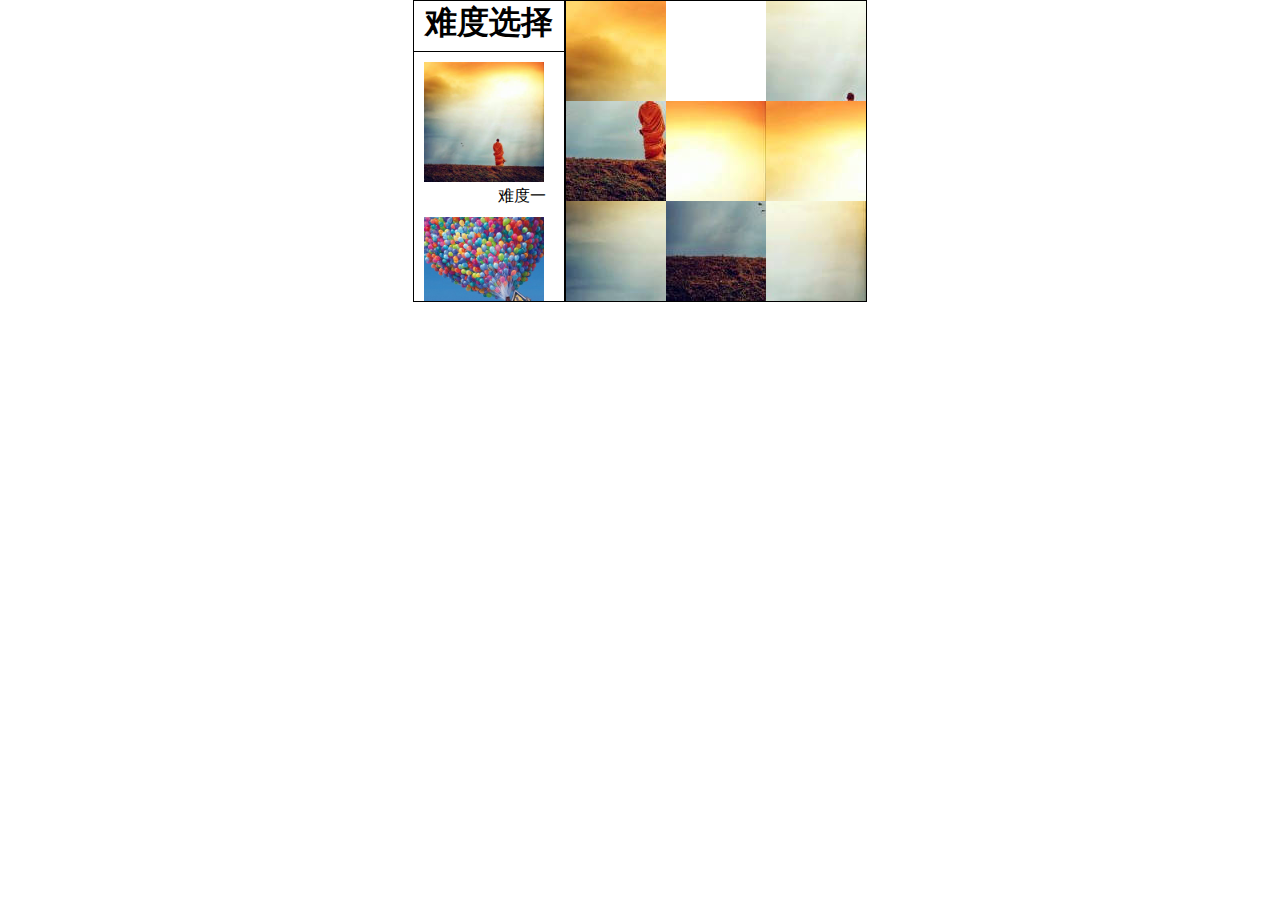
<file: 1.picture_puzzle/index.html>
<!DOCTYPE html>
<html lang="en">

<head>
    <meta charset="UTF-8">
    <meta http-equiv="X-UA-Compatible" content="IE=edge">
    <meta name="viewport" content="width=device-width, initial-scale=1.0">
    <title>Document</title>
</head>
<style>
    * {
        margin: 0;
        padding: 0;
    }

    .main {
        display: flex;
        justify-content: center;
        align-items: flex-start
    }

    .box {
        width: 150px;
        height: 300px;
        border: 1px solid;
        overflow: hidden;
    }

    .title {
        height: 50px;
        text-align: center;
        font-size: 2em;
        font-weight: bold;
        border-bottom: 1px solid;
    }

    .menu {
        width: 150px;
        height: 250px;
        overflow-y: scroll;
    }

    img {
        width: 120px;
        padding-top: 10px;
        padding-left: 10px;
        height: 120px;
    }

    p {
        margin-left: 84px;
        margin-top: 2;
    }

    canvas {
        border: 1px solid;
    }
</style>

<body>
    <div class="main">
        <div class="box">
            <div class="title">难度选择</div>
            <div class="menu">
                <div class="menu_content" id="img1">
                    <img src="img/pic01.jpg" alt="" />
                    <p>难度一</p>
                </div>
                <div class="menu_content" id="img2">
                    <img src="img/pic02.jpg" alt="" />
                    <p>难度二</p>
                </div>
                <div class="menu_content" id="img3">
                    <img src="img/pic03.jpg" alt="" />
                    <p>难度三</p>
                </div>

            </div>
        </div>
        <canvas id="canvas"></canvas>
    </div>

</body>
<script>
    let index = 1  //背景图片
    let imgUrl  //背景图片url
    let size = 300  //画布大小
    let cnt = 3  //行列个数
    let w  //方块尺寸
    let complexity = 100  //复杂度（初始化时混合次数）
    let num = []  //方块矩阵
    let space  //空白
    let canvas
    let ctx

    startGame()

    function startGame() {
        canvas = document.getElementById('canvas')
        ctx = canvas.getContext('2d')
        canvas.width = size
        canvas.height = size
        handleBgSelect()
        main()
    }
    
    //绑定点击事件
    function handleBgSelect() {
        document.getElementById("img1").addEventListener("click", (e) => {
            index = 1
            cnt = 3
            main()
        })
        document.getElementById("img2").addEventListener("click", (e) => {
            index = 2
            cnt = 4
            main()
        })
        document.getElementById("img3").addEventListener("click", (e) => {
            index = 3
            cnt = 5
            main()
        })
    }

    function main() {
        // 清理画布
        ctx.clearRect(0, 0, size, size)
        initParam()
        rand()
        drawImage()
    }
    //初始化参数
    function initParam() {
        //方块尺寸
        w = size / cnt
        //初始化位置矩阵
        num = []
        for (let i = 0; i < cnt; i++) {
            let row = []
            for (let j = 0; j < cnt; j++) {
                row.push(i * 10 + j)
            }
            num.push(row)
        }
        //空白位置（最后一行最后一列）
        space = num[cnt - 1][cnt - 1]

        imgUrl = "img/pic0" + index + ".jpg";
    }
    //绘制方块及空白块
    function drawImage() {
        let bgImg = new Image();
        bgImg.src = imgUrl

        bgImg.onload = function () {
            ctx.clearRect(0, 0, canvas.width, canvas.height)
            for (let i = 0; i < cnt; i++) {
                for (let j = 0; j < cnt; j++) {
                    if (num[i][j] !== space) {
                        let row = parseInt(num[i][j] / 10)
                        let col = num[i][j] % 10;
                        ctx.drawImage(bgImg, col * w, row * w, w, w, j * w, i * w, w, w)
                    }
                }
            }
        }
    }

    //随机方块位置
    function rand() {
        let row = cnt - 1
        let col = cnt - 1
        //随机打乱顺序{{complexity}}次
        for (let i = 0; i < complexity; i++) {
            let dir = Math.floor(Math.random() * 4)
            if (dir === 0) {
                if (row !== 0) {
                    num[row][col] = num[row - 1][col]
                    num[row - 1][col] = space
                    row -= 1
                }
            }
            if (dir === 1) {
                if (row !== cnt - 1) {
                    num[row][col] = num[row + 1][col]
                    num[row + 1][col] = space
                    row += 1
                }
            }
            if (dir === 2) {
                if (col !== 0) {
                    num[row][col] = num[row][col - 1]
                    num[row][col - 1] = space
                    col -= 1
                }
            }
            if (dir === 3) {
                if (col !== cnt - 1) {
                    num[row][col] = num[row][col + 1]
                    num[row][col + 1] = space
                    col += 1
                }
            }
        }
    }

    //监听点击事件
    canvas.onclick = function (e) {
        let x = e.offsetX
        let y = e.offsetY
        let row = parseInt(y / w)
        let col = parseInt(x / w)
        console.log(row, col)
        if (num[row][col] !== space) {
            moveBox(row, col)
            drawImage()
            //判断是否成功
            if (isWin()) {
                let bgImg = new Image()
                bgImg.src = imgUrl
                bgImg.onload = function () {
                    ctx.drawImage(bgImg, 0, 0, canvas.width, canvas.height)
                    //绘制文字
                    ctx.fillStyle = 'red'
                    ctx.textAlign = 'center'
                    ctx.font = '60px "微软雅黑"'
                    ctx.fillText('游戏成功！', canvas.width / 2, canvas.height / 2)
                }
            }
        }
    }

    //移动被点击方块
    function moveBox(i, j) {
        if (i > 0) {
            if (num[i - 1][j] === space) {
                num[i - 1][j] = num[i][j]
                num[i][j] = space
                return
            }
        }
        if (i < cnt - 1) {
            if (num[i + 1][j] === space) {
                num[i + 1][j] = num[i][j]
                num[i][j] = space
                return
            }
        }
        if (j > 0) {
            if (num[i][j - 1] === space) {
                num[i][j - 1] = num[i][j]
                num[i][j] = space
                return
            }
        }
        if (j < cnt - 1) {
            if (num[i][j + 1] === space) {
                num[i][j + 1] = num[i][j]
                num[i][j] = space
                return
            }
        }
    }

    //判断游戏是否成功
    function isWin() {
        for (let i = 0; i < cnt; i++) {
            for (let j = 0; j < cnt; j++) {
                if (num[i][j] != i * 10 + j) {
                    return false
                }
            }
        }
        return true
    }



</script>

</html>
</file>
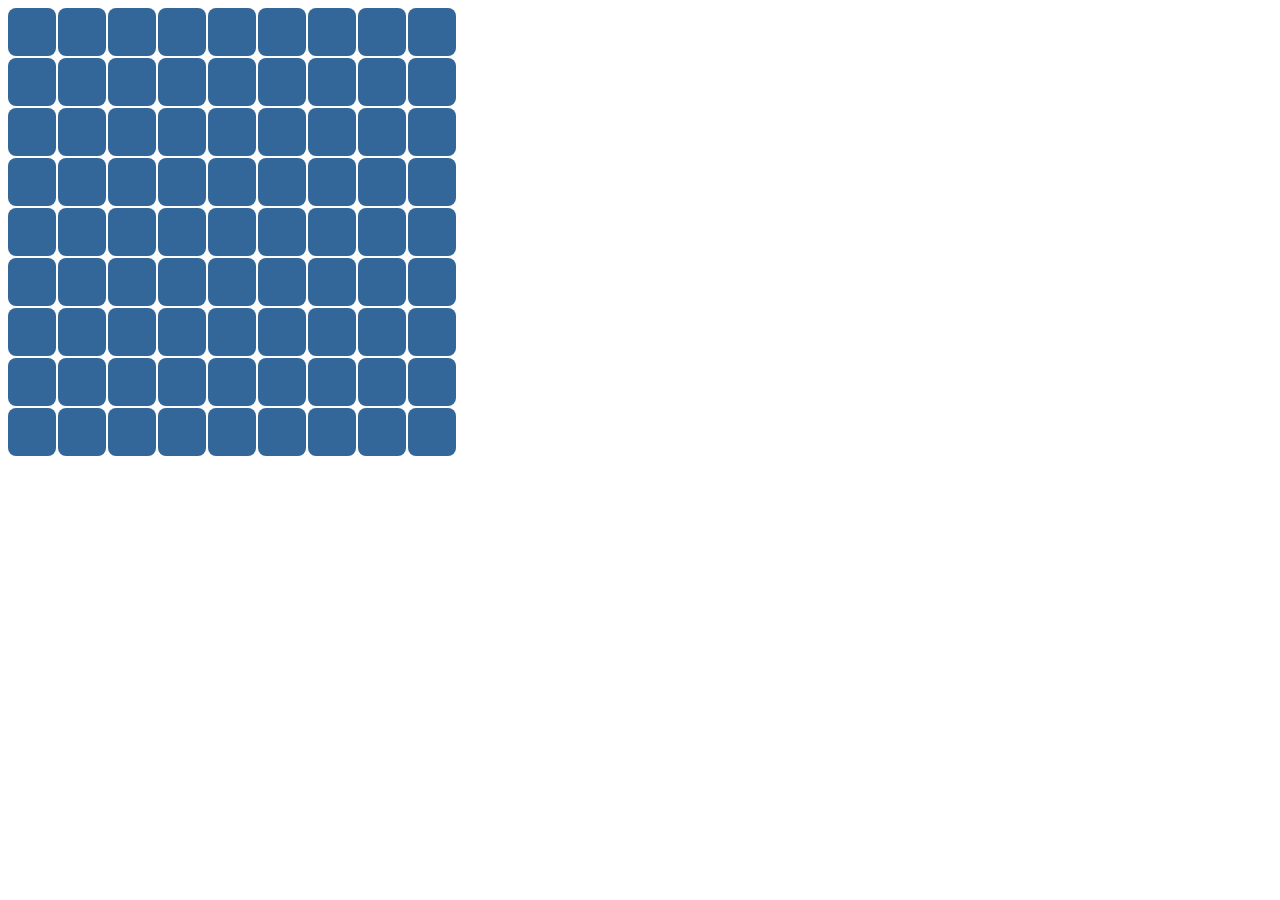
<file: 3.mine_clearance/index.html>
<!DOCTYPE html>
<html lang="en">

<head>
    <meta charset="UTF-8">
    <meta http-equiv="X-UA-Compatible" content="IE=edge">
    <meta name="viewport" content="width=device-width, initial-scale=1.0">
    <title>Document</title>
</head>

<body>
    <canvas id="canvas" width="800" height="800"></canvas>
</body>
<script>
    /**@type{HTMLCanvasElement}*/
    let canvas = document.getElementById('canvas')
    let ctx = canvas.getContext('2d')

    /**代码化处理
     * 0-0 1-0 2-0 3-0 4-0
     * 0-1 1-1 2-1 3-1 4-1
     * 0-2 1-2 2-2 3-2 4-2
     * 0-3 1-3 2-3 3-3 4-3
     * 0-4 1-4 2-4 3-4 4-4
     * */

    //初始化游戏信息变量
    let level = [9, 9, 10]    //[行，列，雷数]
    let g_arr = []          //x-y [0-0,1-0,2-0,3-0,4-0,0-1,1-1,...]
    let g_obj = {}          //g[2-3] = {mark:0,open:0}  //mark:-1是雷，0-8是数字块；open:0未打开，1已打开，-1标注为雷块，2疑似雷块
    let g_color = { block: '#369', open: '#ddd', mine: '#69d', heighlight: '#89f' }
    let block_w = 50, block_r = 8, block_m = 2//width, radius, margin
    let mine_arr = []
    let count = 0

    for (let i = 0; i < level[0]; i++) {
        for (let j = 0; j < level[1]; j++) {
            let xy = j + '-' + i
            g_arr.push(xy)
            g_obj[xy] = { mark: 0, open: 0 }
            //初始化布局：绘制游戏块
            drawBlock(xy, g_color.block)
        }
    }
    setMian()
    //随机布雷
    function setMian() {
        //随机排序
        let random_arr = g_arr.sort(() => { return Math.random() - 0.5 })
        //取前十个
        mine_arr = random_arr.slice(0, level[2])
        mine_arr.forEach(n => {
            g_obj[n].mark = -1
            let around = getAround(n)
            around.forEach(xy => {
                if (g_obj[xy].mark != -1) {
                    return g_obj[xy].mark++
                }
            })
        })
    }

    //显示文本
    function markText(xy, txt) {
        let [x, y] = xy.split('-').map(n => n * block_w)
        ctx.save()
        ctx.font = '15px'
        ctx.fillStyle = '#fff'
        ctx.textAlign = 'center'
        ctx.textBaseline = 'middle'
        ctx.fillText(txt, x + block_w / 2, y + block_w / 2)
        ctx.restore()
    }

    //获取周边
    function getAround(xy) {
        let [x, y] = xy.split('-').map(n => n * 1)//转下数字
        let around = []
        //雷周围的三行三列
        for (let i = -1; i <= 1; i++) {
            for (let j = -1; j <= 1; j++) {
                let id = `${x + j}-${y + i}`
                if (g_arr.indexOf(id) > -1 && id !== xy) {
                    around.push(id)
                }
            }
        }
        return around
    }


    //绘制圆角矩形
    function drawBlock(xy, color) {
        let [x, y] = xy.split('-').map(n => n * block_w)
        ctx.save()
        ctx.beginPath()
        ctx.moveTo(x, y + block_r)
        ctx.arcTo(x, y + block_w - block_m, x + block_w - block_m, y + block_w - block_m, block_r)
        ctx.arcTo(x + block_w - block_m, y + block_w - block_m, x + block_w - block_m, y, block_r)
        ctx.arcTo(x + block_w - block_m, y, x, y, block_r)
        ctx.arcTo(x, y, x, y + block_w - block_m, block_r)
        ctx.fillStyle = color
        ctx.fill()
        ctx.restore()
    }


    // showInfo()
    //辅助显示信息（开发时使用）
    function showInfo() {
        g_arr.forEach(n => {
            if (g_obj[n].mark === -1) {
                drawBlock(n, g_color.mine)
            } else {
                markText(n, g_obj[n].mark)
            }
        })
    }

    //鼠标事件
    canvas.addEventListener('click', openBlock)
    canvas.addEventListener('contextmenu', markMine)
    function openBlock(evt) {
        //offsetX\offsetY获取基于canvas的相对坐标，
        let x = ~~(evt.offsetX / block_w)
        let y = ~~(evt.offsetY / block_w)
        let xy = x + '-' + y
        //打开游戏块：更新游戏数据，更新页面
        g_obj[xy].open = 1
        drawBlock(xy, g_color.open)
        markText(xy, g_obj[xy].mark)
        if (g_obj[xy].mark === 0) {
            //递归清零
            openZero(xy)
        } else if (g_obj[xy].mark === -1) {
            //触雷，游戏结束
            drawBlock(xy, g_color.mine)
            markText(xy, "boom")
            checkOver()
        }
    }
    //递归清零
    function openZero(xy) {
        let around = getAround(xy)
        around.forEach(n => {
            if (g_obj[n].open === 0) {
                g_obj[n].open = 1
                drawBlock(n, g_color.open)
                markText(n, g_obj[n].mark)
                //递归
                if (g_obj[n].mark === 0) {
                    openZero(n)
                }
            }
        })
    }

    function markMine(evt) {
        //标注雷块：对位打开的快，标注雷块-1，标注疑似雷块2，取消标注0
        evt.preventDefault()
        let x = ~~(evt.offsetX / block_w)
        let y = ~~(evt.offsetY / block_w)
        let xy = x + '-' + y
        //更新数据，更新页面
        if (g_obj[xy].open === 0) {
            g_obj[xy].open = -1
            drawBlock(xy, g_color.mine)
            markText(xy, '☆')
            count++
            //判断游戏是否结束
            if (count == level[2]) {
                checkOver()
            }
        } else if (g_obj[xy].open === -1) {
            g_obj[xy].open = 2
            drawBlock(xy, g_color.mine)
            markText(xt, '?')
            count--
        } else if (g_obj[xy].open === 2) {
            g_obj[xy].open = 0
            drawBlock(xy, g_color.block)
        }
    }

    function checkOver() {
        let win = mine_arr.every(n => g_obj[n].mark === g_obj[n].open)
        setTimeout(() => {
            alert(win ? '挑战成功！' : '挑战失败！')
        }, 1000)
    }

</script>

</html>
</file>
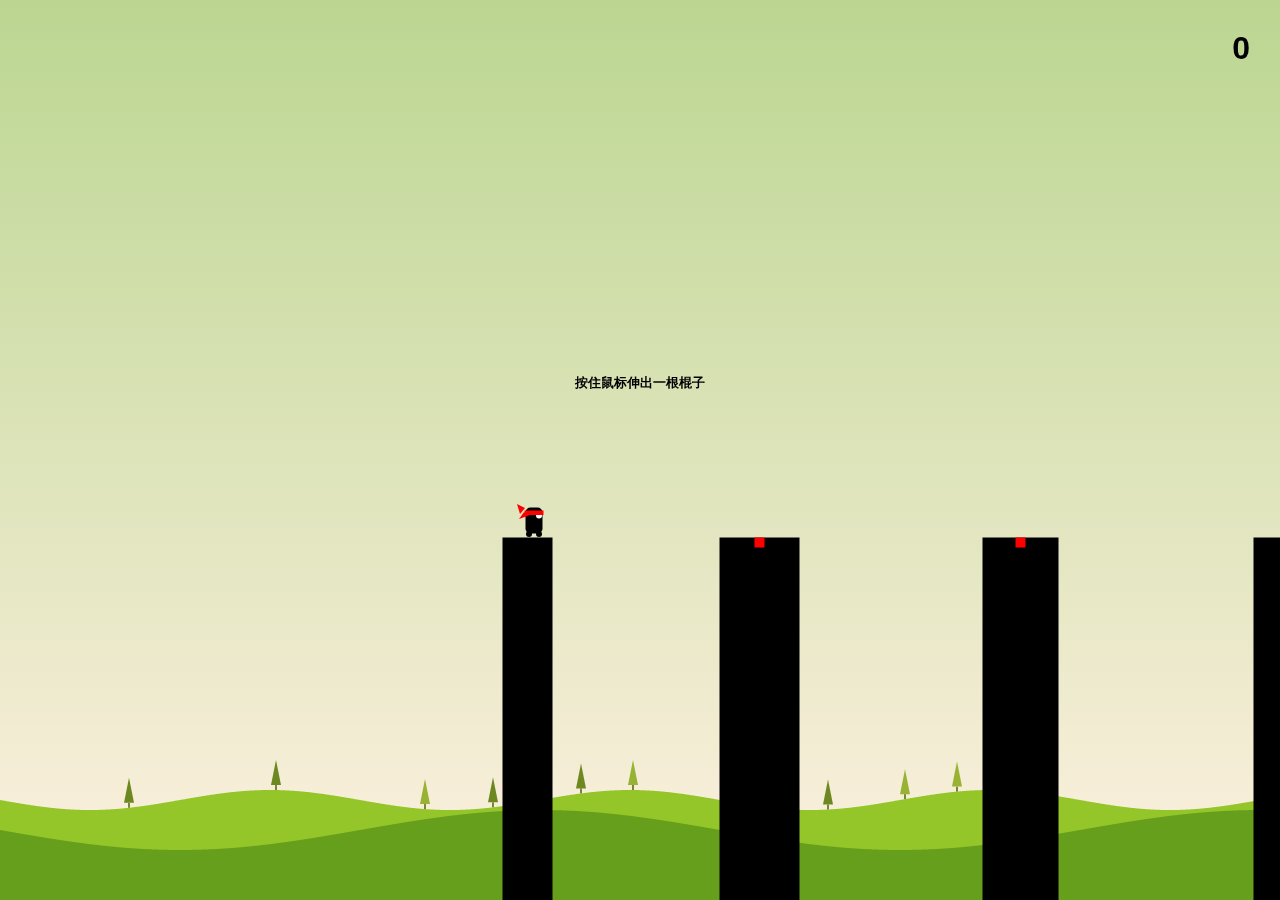
<file: 4.wooden_bridge/index.html>
<!DOCTYPE html>
<html lang="en">

<head>
    <meta charset="UTF-8">
    <meta http-equiv="X-UA-Compatible" content="IE=edge">
    <meta name="viewport" content="width=device-width, initial-scale=1.0">
    <title>Document</title>
</head>
<style>
    html,
    body {
        height: 100%;
        margin: 0;
    }

    body {
        font-family: "Segoe UI", Tahoma, Geneva, Verdana, sans-serif;
        cursor: pointer;
    }

    .container {
        display: flex;
        justify-content: center;
        align-items: center;
        height: 100%;
    }

    #score {
        position: absolute;
        top: 30px;
        right: 30px;
        font-size: 2em;
        font-weight: 900;
    }

    #introduction {
        width: 200px;
        height: 150px;
        position: absolute;
        font-weight: 600;
        font-size: 0.8em;
        font-family: "Segoe UI", Tahoma, Geneva, Verdana, sans-serif;
        text-align: center;
        transition: opacity 2s;
    }

    #restart {
        width: 120px;
        height: 120px;
        position: absolute;
        border-radius: 50%;
        color: white;
        background-color: red;
        border: none;
        font-weight: 700;
        font-size: 1.2em;
        font-family: "Segoe UI", Tahoma, Geneva, Verdana, sans-serif;
        display: none;
        cursor: pointer;
    }

    #perfect {
        position: absolute;
        opacity: 0;
        transition: opacity 2s;
    }
</style>

<body class="container">
    <div id="score"></div>
    <canvas id="game" width="375" height="375"></canvas>
    <div id="introduction">按住鼠标伸出一根棍子</div>
    <div id="perfect">双倍得分</div>
    <button id="restart">重玩</button>
</body>
<script>
    // Extend the base functionality of JavaScript
    Array.prototype.last = function () {
        return this[this.length - 1];
    };
    // A sinus function that acceps degrees instead of radians
    Math.sinus = function (degree) {
        return Math.sin((degree / 180) * Math.PI);
    };
    // Game data
    let phase = "waiting"; // waiting | stretching | turning | walking | transitioning | falling
    let lastTimestamp; // The timestamp of the previous requestAnimationFrame cycle
    let heroX; // Changes when moving forward
    let heroY; // Only changes when falling
    let sceneOffset; // Moves the whole game
    let platforms = [];
    let sticks = [];
    let trees = [];
    // Todo: Save high score to localStorage (?)
    let score = 0;
    // Configuration
    const canvasWidth = 375;
    const canvasHeight = 375;
    const platformHeight = 100;
    const heroDistanceFromEdge = 10; // While waiting
    const paddingX = 100; // The waiting position of the hero in from the original canvas size
    const perfectAreaSize = 10;
    // The background moves slower than the hero
    const backgroundSpeedMultiplier = 0.2;
    const hill1BaseHeight = 100;
    const hill1Amplitude = 10;
    const hill1Stretch = 1;
    const hill2BaseHeight = 70;
    const hill2Amplitude = 20;
    const hill2Stretch = 0.5;
    const stretchingSpeed = 4; // Milliseconds it takes to draw a pixel
    const turningSpeed = 4; // Milliseconds it takes to turn a degree
    const walkingSpeed = 4;
    const transitioningSpeed = 2;
    const fallingSpeed = 2;
    const heroWidth = 17; // 24
    const heroHeight = 30; // 40
    const canvas = document.getElementById("game");
    canvas.width = window.innerWidth; // Make the Canvas full screen
    canvas.height = window.innerHeight;
    const ctx = canvas.getContext("2d");
    const introductionElement = document.getElementById("introduction");
    const perfectElement = document.getElementById("perfect");
    const restartButton = document.getElementById("restart");
    const scoreElement = document.getElementById("score");
    // Initialize layout
    resetGame();
    // Resets game variables and layouts but does not start the game (game starts on keypress)
    function resetGame() {
        // Reset game progress
        phase = "waiting";
        lastTimestamp = undefined;
        sceneOffset = 0;
        score = 0;
        introductionElement.style.opacity = 1;
        perfectElement.style.opacity = 0;
        restartButton.style.display = "none";
        scoreElement.innerText = score;
        // The first platform is always the same
        // x + w has to match paddingX
        platforms = [{
            x: 50,
            w: 50
        }];
        generatePlatform();
        generatePlatform();
        generatePlatform();
        generatePlatform();
        sticks = [{
            x: platforms[0].x + platforms[0].w,
            length: 0,
            rotation: 0
        }];
        trees = [];
        generateTree();
        generateTree();
        generateTree();
        generateTree();
        generateTree();
        generateTree();
        generateTree();
        generateTree();
        generateTree();
        generateTree();
        heroX = platforms[0].x + platforms[0].w - heroDistanceFromEdge;
        heroY = 0;
        draw();
    }

    function generateTree() {
        const minimumGap = 30;
        const maximumGap = 150;
        // X coordinate of the right edge of the furthest tree
        const lastTree = trees[trees.length - 1];
        let furthestX = lastTree ? lastTree.x : 0;
        const x = furthestX + minimumGap + Math.floor(Math.random() * (maximumGap - minimumGap));
        const treeColors = ["#6D8821", "#8FAC34", "#98B333"];
        const color = treeColors[Math.floor(Math.random() * 3)];
        trees.push({
            x,
            color
        });
    }

    function generatePlatform() {
        const minimumGap = 40;
        const maximumGap = 200;
        const minimumWidth = 20;
        const maximumWidth = 100;
        // X coordinate of the right edge of the furthest platform
        const lastPlatform = platforms[platforms.length - 1];
        let furthestX = lastPlatform.x + lastPlatform.w;
        const x = furthestX + minimumGap + Math.floor(Math.random() * (maximumGap - minimumGap));
        const w = minimumWidth + Math.floor(Math.random() * (maximumWidth - minimumWidth));
        platforms.push({
            x,
            w
        });
    }
    resetGame();
    // If space was pressed restart the game
    window.addEventListener("keydown", function (event) {
        if (event.key == " ") {
            event.preventDefault();
            resetGame();
            return;
        }
    });
    window.addEventListener("mousedown", function (event) {
        if (phase == "waiting") {
            lastTimestamp = undefined;
            introductionElement.style.opacity = 0;
            phase = "stretching";
            window.requestAnimationFrame(animate);
        }
    });
    window.addEventListener("mouseup", function (event) {
        if (phase == "stretching") {
            phase = "turning";
        }
    });
    window.addEventListener("resize", function (event) {
        canvas.width = window.innerWidth;
        canvas.height = window.innerHeight;
        draw();
    });
    window.requestAnimationFrame(animate);
    // The main game loop
    function animate(timestamp) {
        if (!lastTimestamp) {
            lastTimestamp = timestamp;
            window.requestAnimationFrame(animate);
            return;
        }
        switch (phase) {
            case "waiting":
                return; // Stop the loop
            case "stretching": {
                sticks.last().length += (timestamp - lastTimestamp) / stretchingSpeed;
                break;
            }
            case "turning": {
                sticks.last().rotation += (timestamp - lastTimestamp) / turningSpeed;
                if (sticks.last().rotation > 90) {
                    sticks.last().rotation = 90;
                    const [nextPlatform, perfectHit] = thePlatformTheStickHits();
                    if (nextPlatform) {
                        // Increase score
                        score += perfectHit ? 2 : 1;
                        scoreElement.innerText = score;
                        if (perfectHit) {
                            perfectElement.style.opacity = 1;
                            setTimeout(() => (perfectElement.style.opacity = 0), 1000);
                        }
                        generatePlatform();
                        generateTree();
                        generateTree();
                    }
                    phase = "walking";
                }
                break;
            }
            case "walking": {
                heroX += (timestamp - lastTimestamp) / walkingSpeed;
                const [nextPlatform] = thePlatformTheStickHits();
                if (nextPlatform) {
                    // If hero will reach another platform then limit it's position at it's edge
                    const maxHeroX = nextPlatform.x + nextPlatform.w - heroDistanceFromEdge;
                    if (heroX > maxHeroX) {
                        heroX = maxHeroX;
                        phase = "transitioning";
                    }
                } else {
                    // If hero won't reach another platform then limit it's position at the end of the pole
                    const maxHeroX = sticks.last().x + sticks.last().length + heroWidth;
                    if (heroX > maxHeroX) {
                        heroX = maxHeroX;
                        phase = "falling";
                    }
                }
                break;
            }
            case "transitioning": {
                sceneOffset += (timestamp - lastTimestamp) / transitioningSpeed;
                const [nextPlatform] = thePlatformTheStickHits();
                if (sceneOffset > nextPlatform.x + nextPlatform.w - paddingX) {
                    // Add the next step
                    sticks.push({
                        x: nextPlatform.x + nextPlatform.w,
                        length: 0,
                        rotation: 0
                    });
                    phase = "waiting";
                }
                break;
            }
            case "falling": {
                if (sticks.last().rotation < 180) sticks.last().rotation += (timestamp - lastTimestamp) / turningSpeed;
                heroY += (timestamp - lastTimestamp) / fallingSpeed;
                const maxHeroY = platformHeight + 100 + (window.innerHeight - canvasHeight) / 2;
                if (heroY > maxHeroY) {
                    restartButton.style.display = "block";
                    return;
                }
                break;
            }
            default:
                throw Error("Wrong phase");
        }
        draw();
        window.requestAnimationFrame(animate);
        lastTimestamp = timestamp;
    }
    // Returns the platform the stick hit (if it didn't hit any stick then return undefined)
    function thePlatformTheStickHits() {
        if (sticks.last().rotation != 90) throw Error(`Stick is ${sticks.last().rotation}°`);
        const stickFarX = sticks.last().x + sticks.last().length;
        const platformTheStickHits = platforms.find(
            (platform) => platform.x < stickFarX && stickFarX < platform.x + platform.w);
        // If the stick hits the perfect area
        if (platformTheStickHits && platformTheStickHits.x + platformTheStickHits.w / 2 - perfectAreaSize / 2 < stickFarX && stickFarX < platformTheStickHits.x + platformTheStickHits.w / 2 + perfectAreaSize / 2) return [platformTheStickHits, true];
        return [platformTheStickHits, false];
    }

    function draw() {
        ctx.save();
        ctx.clearRect(0, 0, window.innerWidth, window.innerHeight);
        drawBackground();
        // Center main canvas area to the middle of the screen
        ctx.translate(
            (window.innerWidth - canvasWidth) / 2 - sceneOffset,
            (window.innerHeight - canvasHeight) / 2);
        // Draw scene
        drawPlatforms();
        drawHero();
        drawSticks();
        // Restore transformation
        ctx.restore();
    }
    restartButton.addEventListener("click", function (event) {
        event.preventDefault();
        resetGame();
        restartButton.style.display = "none";
    });

    function drawPlatforms() {
        platforms.forEach(({
            x,
            w
        }) => {
            // Draw platform
            ctx.fillStyle = "black";
            ctx.fillRect(x, canvasHeight - platformHeight, w, platformHeight + (window.innerHeight - canvasHeight) / 2);
            // Draw perfect area only if hero did not yet reach the platform
            if (sticks.last().x < x) {
                ctx.fillStyle = "red";
                ctx.fillRect(x + w / 2 - perfectAreaSize / 2, canvasHeight - platformHeight, perfectAreaSize, perfectAreaSize);
            }
        });
    }

    function drawHero() {
        ctx.save();
        ctx.fillStyle = "black";
        ctx.translate(heroX - heroWidth / 2, heroY + canvasHeight - platformHeight - heroHeight / 2);
        // Body
        drawRoundedRect(-heroWidth / 2, -heroHeight / 2, heroWidth, heroHeight - 4, 5);
        // Legs
        const legDistance = 5;
        ctx.beginPath();
        ctx.arc(legDistance, 11.5, 3, 0, Math.PI * 2, false);
        ctx.fill();
        ctx.beginPath();
        ctx.arc(-legDistance, 11.5, 3, 0, Math.PI * 2, false);
        ctx.fill();
        // Eye
        ctx.beginPath();
        ctx.fillStyle = "white";
        ctx.arc(5, -7, 3, 0, Math.PI * 2, false);
        ctx.fill();
        // Band
        ctx.fillStyle = "red";
        ctx.fillRect(-heroWidth / 2 - 1, -12, heroWidth + 2, 4.5);
        ctx.beginPath();
        ctx.moveTo(-9, -14.5);
        ctx.lineTo(-17, -18.5);
        ctx.lineTo(-14, -8.5);
        ctx.fill();
        ctx.beginPath();
        ctx.moveTo(-10, -10.5);
        ctx.lineTo(-15, -3.5);
        ctx.lineTo(-5, -7);
        ctx.fill();
        ctx.restore();
    }

    function drawRoundedRect(x, y, width, height, radius) {
        ctx.beginPath();
        ctx.moveTo(x, y + radius);
        ctx.lineTo(x, y + height - radius);
        ctx.arcTo(x, y + height, x + radius, y + height, radius);
        ctx.lineTo(x + width - radius, y + height);
        ctx.arcTo(x + width, y + height, x + width, y + height - radius, radius);
        ctx.lineTo(x + width, y + radius);
        ctx.arcTo(x + width, y, x + width - radius, y, radius);
        ctx.lineTo(x + radius, y);
        ctx.arcTo(x, y, x, y + radius, radius);
        ctx.fill();
    }

    function drawSticks() {
        sticks.forEach((stick) => {
            ctx.save();
            // Move the anchor point to the start of the stick and rotate
            ctx.translate(stick.x, canvasHeight - platformHeight);
            ctx.rotate((Math.PI / 180) * stick.rotation);
            // Draw stick
            ctx.beginPath();
            ctx.lineWidth = 2;
            ctx.moveTo(0, 0);
            ctx.lineTo(0, -stick.length);
            ctx.stroke();
            // Restore transformations
            ctx.restore();
        });
    }

    function drawBackground() {
        // Draw sky
        var gradient = ctx.createLinearGradient(0, 0, 0, window.innerHeight);
        gradient.addColorStop(0, "#BBD691");
        gradient.addColorStop(1, "#FEF1E1");
        ctx.fillStyle = gradient;
        ctx.fillRect(0, 0, window.innerWidth, window.innerHeight);
        // Draw hills
        drawHill(hill1BaseHeight, hill1Amplitude, hill1Stretch, "#95C629");
        drawHill(hill2BaseHeight, hill2Amplitude, hill2Stretch, "#659F1C");
        // Draw trees
        trees.forEach((tree) => drawTree(tree.x, tree.color));
    }
    // A hill is a shape under a stretched out sinus wave
    function drawHill(baseHeight, amplitude, stretch, color) {
        ctx.beginPath();
        ctx.moveTo(0, window.innerHeight);
        ctx.lineTo(0, getHillY(0, baseHeight, amplitude, stretch));
        for (let i = 0; i < window.innerWidth; i++) {
            ctx.lineTo(i, getHillY(i, baseHeight, amplitude, stretch));
        }
        ctx.lineTo(window.innerWidth, window.innerHeight);
        ctx.fillStyle = color;
        ctx.fill();
    }

    function drawTree(x, color) {
        ctx.save();
        ctx.translate(
            (-sceneOffset * backgroundSpeedMultiplier + x) * hill1Stretch, getTreeY(x, hill1BaseHeight, hill1Amplitude));
        const treeTrunkHeight = 5;
        const treeTrunkWidth = 2;
        const treeCrownHeight = 25;
        const treeCrownWidth = 10;
        // Draw trunk
        ctx.fillStyle = "#7D833C";
        ctx.fillRect(-treeTrunkWidth / 2, -treeTrunkHeight, treeTrunkWidth, treeTrunkHeight);
        // Draw crown
        ctx.beginPath();
        ctx.moveTo(-treeCrownWidth / 2, -treeTrunkHeight);
        ctx.lineTo(0, -(treeTrunkHeight + treeCrownHeight));
        ctx.lineTo(treeCrownWidth / 2, -treeTrunkHeight);
        ctx.fillStyle = color;
        ctx.fill();
        ctx.restore();
    }

    function getHillY(windowX, baseHeight, amplitude, stretch) {
        const sineBaseY = window.innerHeight - baseHeight;
        return (Math.sinus((sceneOffset * backgroundSpeedMultiplier + windowX) * stretch) * amplitude + sineBaseY);
    }

    function getTreeY(x, baseHeight, amplitude) {
        const sineBaseY = window.innerHeight - baseHeight;
        return Math.sinus(x) * amplitude + sineBaseY;
    }
</script >
</html >
</file>
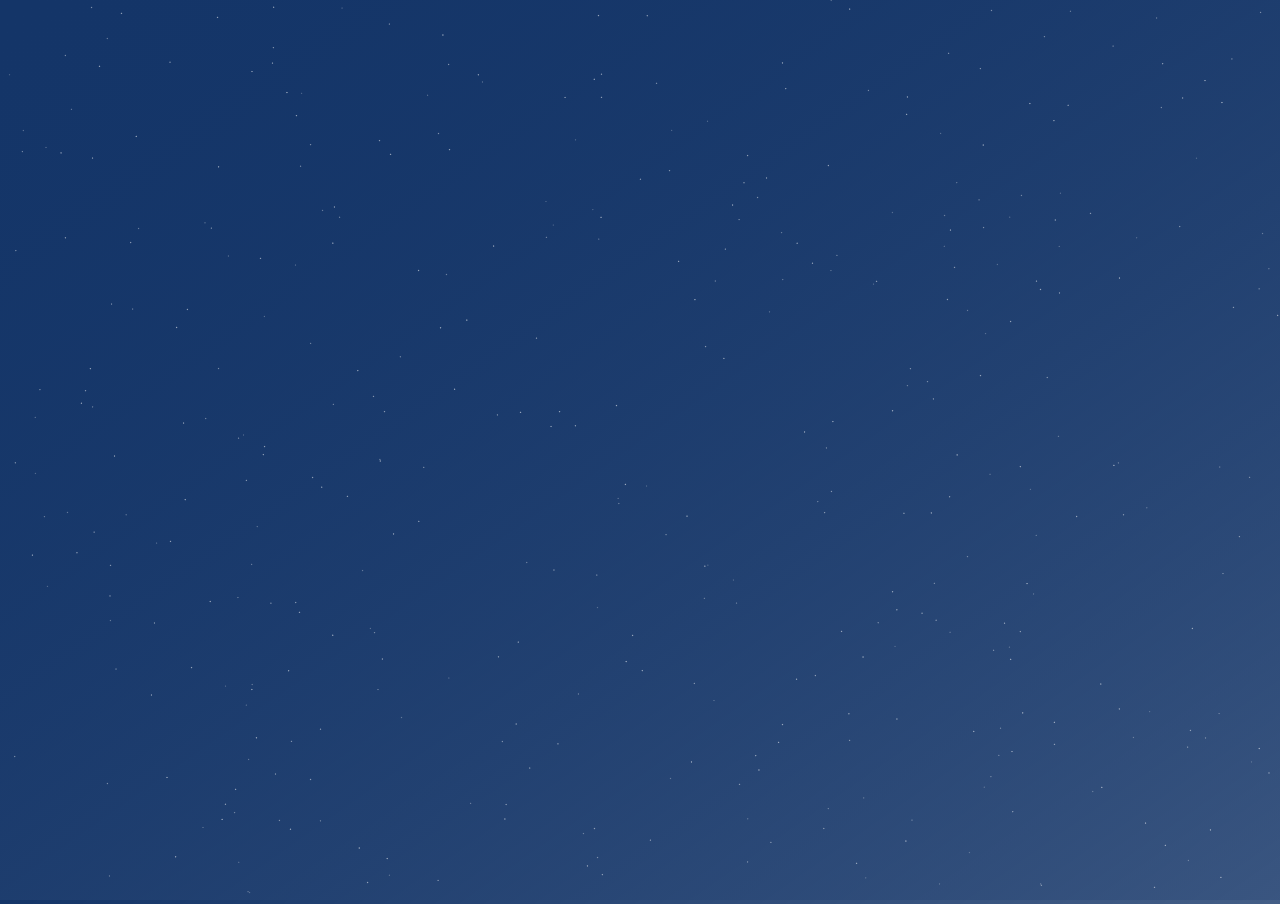
<file: 6.sky/index.html>
<!DOCTYPE html>
<html lang="en">

<head>
    <meta charset="UTF-8">
    <meta http-equiv="X-UA-Compatible" content="IE=edge">
    <meta name="viewport" content="width=device-width, initial-scale=1.0">
    <title>Document</title>
</head>
<style>
    * {
        margin: 0;
        padding: 0;
    }

    html,
    body {
        width: 100%;
        height: 100%;
        background: linear-gradient(to bottom right, rgba(20, 53, 104, 1), rgba(20, 53, 104, 0.6));
    }
</style>

<body>
    <canvas id="canvas"></canvas>
</body>
<script>
    //帧率配置(速度)
    let fps = 60
    let fpsInterval = 1000 / fps
    let fpsLast
    //星系参数
    let cnt = 400   //数量
    let radis = 0.3   //半径
    let startList   //星系列表
    let moveSpeed = [0.2, 0.1]
    /** @type {HTMLCanvasElement} */
    let canvas = document.getElementById('canvas')
    let ctx = canvas.getContext('2d')
    let aw = document.body.clientWidth
    let ah = document.body.clientHeight
    canvas.width = aw
    canvas.height = ah

    function setFps() {
        fpsLast = new Date().getTime()
    }
    function render() {
        frameId = window.requestAnimationFrame(render)
        let now = new Date().getTime()
        let elapsed = now - fpsLast;
        if (elapsed > fpsInterval) {
            fpsLast = now - (elapsed % fpsInterval);
            main()
        }
    }

    init()
    function init() {
        setFps()
        //初始化星系
        startList = []
        for (let i = 0; i < cnt; i++) {
            let star = new Star(ctx, Math.random() * aw, Math.random() * ah, radis, '255,255,255')
            star.draw()
            startList.push(star)
        }

        render()
    }

    function main() {
        ctx.clearRect(0, 0, aw, ah)
        for (let i = 0; i < startList.length; i++) {
            startList[i].move()
            startList[i].draw()
        }
    }

    function Star(ctx, x, y, r, c) {
        this.ctx = ctx
        this.x = x
        this.y = y
        this.r = r
        this.c = c
        this.opacity = Math.random() * 0.4 + 0.1//透明度0.1-0.5随机
        this.opacityR = 0.007
        this.speed = moveSpeed[Math.round(Math.random())]
        this.draw = () => {
            let c = this.getColor()
            this.ctx.beginPath()
            this.ctx.arc(this.x, this.y, this.r, 0, 2 * Math.PI)
            this.ctx.fillStyle = c;//设置填充颜色
            this.ctx.fill();//开始填充
            this.ctx.strokeStyle = c//线条颜色
            this.ctx.stroke()//绘制线条
        }

        this.move = () => {
            this.x += this.speed
            //判断是否超出右边界
            if (this.x > aw) {
                let idx = startList.indexOf(this)
                if (idx > -1) {
                    startList.splice(idx, 1)
                    let star = new Star(ctx, 0, Math.random() * ah, radis, this.c)
                    startList.push(star)
                }
            }
        }
        this.getColor = () => {
            this.opacity += this.opacityR
            if (this.opacity < 0.1 || this.opacity > 0.5) {
                this.opacityR *= -1
            }
            let c = 'rgba(' + this.c + ',' + this.opacity + ')'
            return c
        }
    }


</script>

</html>
</file>
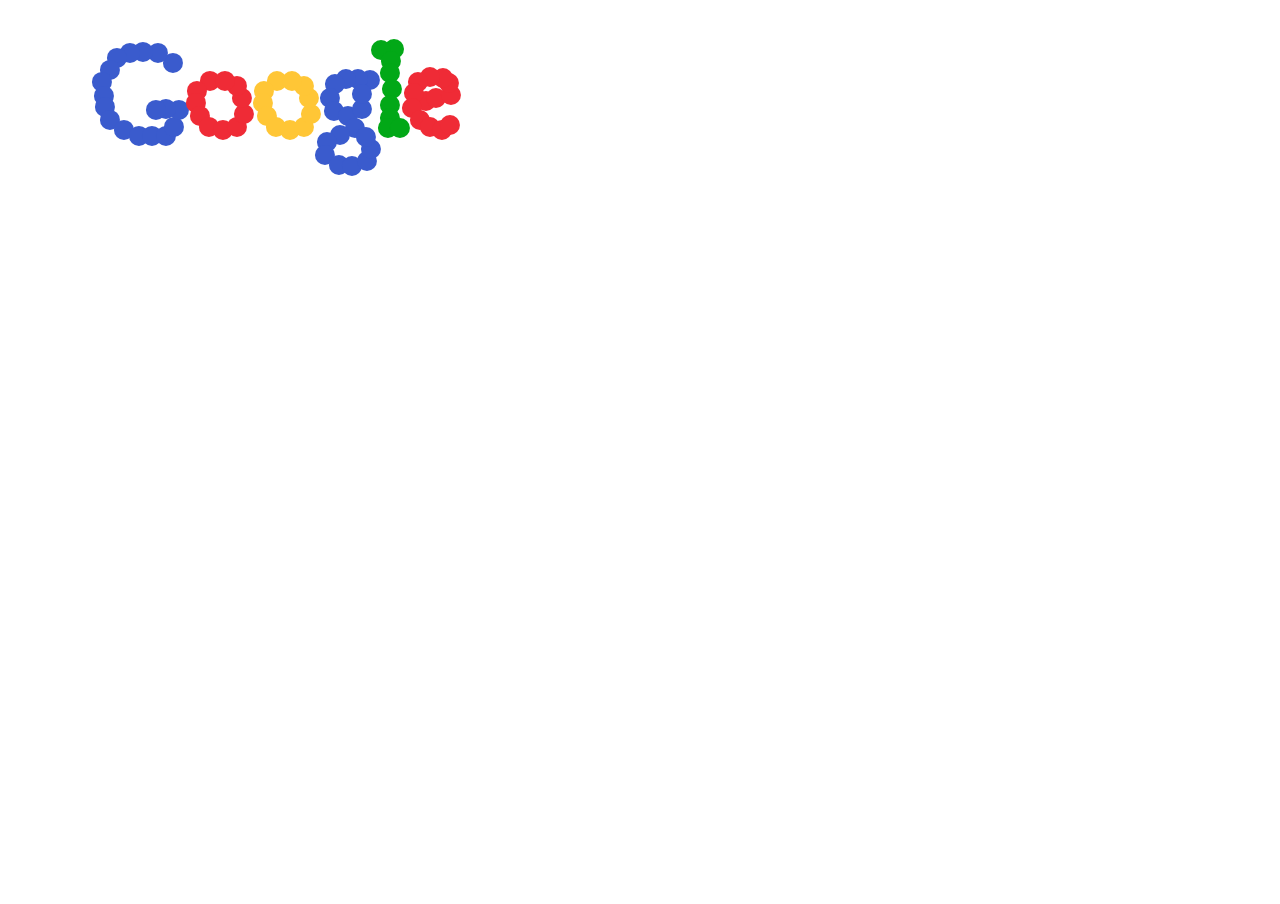
<file: 7.google/index.html>
<!DOCTYPE html>
<html lang="en">

<head>
    <meta charset="UTF-8">
    <meta http-equiv="X-UA-Compatible" content="IE=edge">
    <meta name="viewport" content="width=device-width, initial-scale=1.0">
    <title>Document</title>
</head>
<style>
    * {
        margin: 0;
        padding: 0;
    }

    html,
    body {
        width: 100%;
        height: 100%;
    }
</style>

<body>
    <canvas id="canvas"></canvas>
</body>
<script>
    /** @type {HTMLCanvasElement} */
    let canvas, ctx
    let aw = document.body.clientWidth
    let ah = document.body.clientHeight
    let balls = []
    let colorList = ['#3A5BCD', '#EF2B36', '#FFC636', '#02A817']
    let mousePos = {}
    let radius = 10//小球半径
    let gameRunning = false
    //帧率配置
    let fps = 60
    let fpsInterval = 1000 / fps
    let fpsLast

    function setScreen() {
        canvas.width = aw
        canvas.height = ah
    }
    function setFps() {
        fpsLast = new Date().getTime()
    }

    function render() {
        frameId = window.requestAnimationFrame(render)
        let now = new Date().getTime()
        let elapsed = now - fpsLast;
        if (elapsed > fpsInterval) {
            fpsLast = now - (elapsed % fpsInterval);
            if (gameRunning) {
                main(elapsed)
            }
        }
    }
    startGame()
    function startGame() {
        //参数初始化
        canvas = document.getElementById('canvas')
        setScreen()
        setFps()
        ctx = canvas.getContext('2d')
        //初始化坐标
        mousePos = { x: 9999, y: 9999 }
        //初始化球
        initBalls()
        //初始化事件
        initEvent()

        gameRunning = true
        render()

    }

    function main(elapsed) {
        //清空画布
        ctx.clearRect(0, 0, canvas.width, canvas.height);
        for (let i = 0; i < balls.length; i++) {
            let ball = balls[i]
            //更新小球坐标
            ball.update(elapsed);
            //开始渲染
            ball.draw()
        }
    }

    function Ball(x, y, color) {
        this.x = x;
        this.y = y;
        //初始速度
        this.vx = 0;
        this.vy = 0;
        //原始坐标
        this.origX = x;
        this.origY = y;
        this.color = color;
        this.r = radius;
        this.draw = () => {
            ctx.beginPath();
            ctx.arc(this.x, this.y, this.r, 0, 2 * Math.PI, false);
            ctx.fillStyle = this.color;
            ctx.fill();
        }
        this.update = (elapsed) => {
            let collisionDamper = 0.3//碰撞调节器
            let floorFriction = 0.0005 * elapsed//地板摩擦系数
            let mouseForceMultiplier = 1 * elapsed//鼠标力系数
            let restoreForce = 0.002 * elapsed//恢复力系数
            //基于速度求出当前小球坐标
            this.x += this.vx
            this.y += this.vy
            //*恢复力
            if (this.x > this.origX) {
                this.vx -= restoreForce
            } else {
                this.vx += restoreForce
            }
            if (this.y > this.origY) {
                this.vy -= restoreForce
            } else {
                this.vy += restoreForce
            }

            //*鼠标施加力
            //鼠标与小球的距离差
            let distX = this.x - mousePos.x
            let distY = this.y - mousePos.y
            let radius = Math.sqrt(Math.pow(distX, 2) + Math.pow(distY, 2))

            let totalDist = Math.abs(distX) + Math.abs(distY)

            let forceX = (Math.abs(distX) / totalDist) * (1 / radius) * mouseForceMultiplier
            let forceY = (Math.abs(distY) / totalDist) * (1 / radius) * mouseForceMultiplier

            if (distX > 0) {//鼠标在球的左边，球被排斥往右
                this.vx += forceX
            } else {
                this.vx -= forceX
            }
            if (distY > 0) {//鼠标在球的上边，球被排斥往下
                this.vy += forceY
            } else {
                this.vy -= forceY
            }

            //*地板摩擦力
            if (this.vx > 0) {
                this.vx -= floorFriction
            } else if (this.vx < 0) {
                this.vx += floorFriction
            }
            if (this.vy > 0) {
                this.vy -= floorFriction
            } else if (this.vy < 0) {
                this.vy += floorFriction
            }

            //撞到地板
            if (this.y > (ah - this.r)) {
                this.y = ah - this.r - 2
                this.vy *= -1
                this.vy *= (1 - collisionDamper)
            }

            //撞到天花板
            if (this.y < this.r) {
                this.y = this.r + 2
                this.vy *= -1
                this.vy *= (1 - collisionDamper)
            }

            //撞到右边界
            if (this.x > (aw - this.xr)) {
                this.x = aw - this.r - 2
                this.vx *= -1
                this.vx *= (1 - collisionDamper)
            }

            //撞到左边界
            if (this.x < this.r) {
                this.x = this.r + 2
                this.vx *= -1
                this.vx *= (1 - collisionDamper)
            }
        }
    }

    function initBalls() {
        balls = []
        // G
        balls.push(new Ball(173, 63, colorList[0]));
        balls.push(new Ball(158, 53, colorList[0]));
        balls.push(new Ball(143, 52, colorList[0]));
        balls.push(new Ball(130, 53, colorList[0]));
        balls.push(new Ball(117, 58, colorList[0]));
        balls.push(new Ball(110, 70, colorList[0]));
        balls.push(new Ball(102, 82, colorList[0]));
        balls.push(new Ball(104, 96, colorList[0]));
        balls.push(new Ball(105, 107, colorList[0]));
        balls.push(new Ball(110, 120, colorList[0]));
        balls.push(new Ball(124, 130, colorList[0]));
        balls.push(new Ball(139, 136, colorList[0]));
        balls.push(new Ball(152, 136, colorList[0]));
        balls.push(new Ball(166, 136, colorList[0]));
        balls.push(new Ball(174, 127, colorList[0]));
        balls.push(new Ball(179, 110, colorList[0]));
        balls.push(new Ball(166, 109, colorList[0]));
        balls.push(new Ball(156, 110, colorList[0]));

        // O
        balls.push(new Ball(210, 81, colorList[1]));
        balls.push(new Ball(197, 91, colorList[1]));
        balls.push(new Ball(196, 103, colorList[1]));
        balls.push(new Ball(200, 116, colorList[1]));
        balls.push(new Ball(209, 127, colorList[1]));
        balls.push(new Ball(223, 130, colorList[1]));
        balls.push(new Ball(237, 127, colorList[1]));
        balls.push(new Ball(244, 114, colorList[1]));
        balls.push(new Ball(242, 98, colorList[1]));
        balls.push(new Ball(237, 86, colorList[1]));
        balls.push(new Ball(225, 81, colorList[1]));

        // O
        var oOffset = 67;
        balls.push(new Ball(oOffset + 210, 81, colorList[2]));
        balls.push(new Ball(oOffset + 197, 91, colorList[2]));
        balls.push(new Ball(oOffset + 196, 103, colorList[2]));
        balls.push(new Ball(oOffset + 200, 116, colorList[2]));
        balls.push(new Ball(oOffset + 209, 127, colorList[2]));
        balls.push(new Ball(oOffset + 223, 130, colorList[2]));
        balls.push(new Ball(oOffset + 237, 127, colorList[2]));
        balls.push(new Ball(oOffset + 244, 114, colorList[2]));
        balls.push(new Ball(oOffset + 242, 98, colorList[2]));
        balls.push(new Ball(oOffset + 237, 86, colorList[2]));
        balls.push(new Ball(oOffset + 225, 81, colorList[2]));

        // G
        balls.push(new Ball(370, 80, colorList[0]));
        balls.push(new Ball(358, 79, colorList[0]));
        balls.push(new Ball(346, 79, colorList[0]));
        balls.push(new Ball(335, 84, colorList[0]));
        balls.push(new Ball(330, 98, colorList[0]));
        balls.push(new Ball(334, 111, colorList[0]));
        balls.push(new Ball(348, 116, colorList[0]));
        balls.push(new Ball(362, 109, colorList[0]));
        balls.push(new Ball(362, 94, colorList[0]));
        balls.push(new Ball(355, 128, colorList[0]));
        balls.push(new Ball(340, 135, colorList[0]));
        balls.push(new Ball(327, 142, colorList[0]));
        balls.push(new Ball(325, 155, colorList[0]));
        balls.push(new Ball(339, 165, colorList[0]));
        balls.push(new Ball(352, 166, colorList[0]));
        balls.push(new Ball(367, 161, colorList[0]));
        balls.push(new Ball(371, 149, colorList[0]));
        balls.push(new Ball(366, 137, colorList[0]));

        // L
        balls.push(new Ball(394, 49, colorList[3]));
        balls.push(new Ball(381, 50, colorList[3]));
        balls.push(new Ball(391, 61, colorList[3]));
        balls.push(new Ball(390, 73, colorList[3]));
        balls.push(new Ball(392, 89, colorList[3]));
        balls.push(new Ball(390, 105, colorList[3]));
        balls.push(new Ball(390, 118, colorList[3]));
        balls.push(new Ball(388, 128, colorList[3]));
        balls.push(new Ball(400, 128, colorList[3]));

        // E
        balls.push(new Ball(426, 101, colorList[1]));
        balls.push(new Ball(436, 98, colorList[1]));
        balls.push(new Ball(451, 95, colorList[1]));
        balls.push(new Ball(449, 83, colorList[1]));
        balls.push(new Ball(443, 78, colorList[1]));
        balls.push(new Ball(430, 77, colorList[1]));
        balls.push(new Ball(418, 82, colorList[1]));
        balls.push(new Ball(414, 93, colorList[1]));
        balls.push(new Ball(412, 108, colorList[1]));
        balls.push(new Ball(420, 120, colorList[1]));
        balls.push(new Ball(430, 127, colorList[1]));
        balls.push(new Ball(442, 130, colorList[1]));
        balls.push(new Ball(450, 125, colorList[1]));
    }
    //获取鼠标坐标
    function getMousePos(evt) {
        let obj = canvas
        let top = 0
        let left = 0
        while (obj.tagName != 'BODY') {
            top += obj.offsetTop
            left += obj.offsetLeft
            obj = obj.offsetParent
        }

        mousePos.x = evt.clientX - left + window.pageXOffset
        mousePos.y = evt.clientY - top + window.pageYOffset
    }

    function initEvent() {
        canvas.addEventListener('mousemove', (evt) => {
            getMousePos(evt)
        })
        canvas.addEventListener('mouseout', () => {
            mousePos.x = 9999
            mousePos.y = 9999
        })
    }
</script>

</html>
</file>
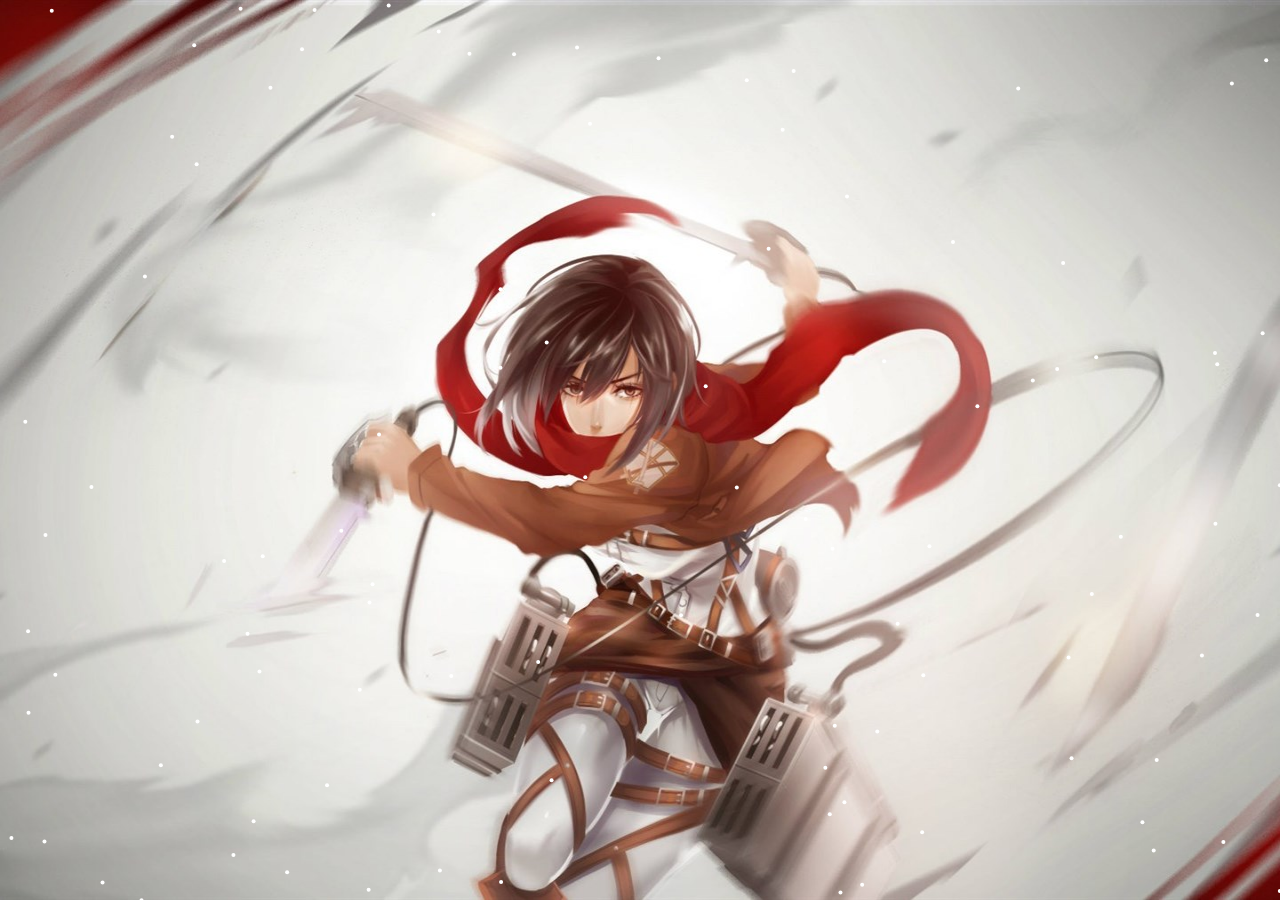
<file: 2.background/03_point.html>
<!DOCTYPE html>
<html lang="en">

<head>
    <meta charset="UTF-8">
    <meta http-equiv="X-UA-Compatible" content="IE=edge">
    <meta name="viewport" content="width=device-width, initial-scale=1.0">
    <title>Document</title>
</head>
<style>
    * {
        margin: 0;
        padding: 0;
    }

    html,
    body {
        height: 100%;
        width: 100%;
    }

    #canvas {
        background-image: url("images/bg.jpg");
        background-repeat: no-repeat;
        background-position: center;
        background-size: 100% 100%;
    }
</style>

<body>
    <canvas id="canvas"></canvas>
</body>
<script>
    /** @type {HTMLCanvasElement} */
    let canvas = document.getElementById("canvas")
    let ctx = canvas.getContext("2d")

    //获取当前窗口的宽高
    let aw = document.body.clientWidth
    let ah = document.body.clientHeight
    //设置画布大小
    canvas.width = aw
    canvas.height = ah

    //设置填充颜色
    ctx.fillStyle = "white"

    //创建一个星星类
    function Star(ctx, x, y, r) {
        this.ctx = ctx
        this.x = x
        this.y = y
        this.r = r
        this.speedX = Math.random() * 3 * Math.pow(-1, Math.round(Math.random()))
        this.speedY = Math.random() * 3 * Math.pow(-1, Math.round(Math.random()))
    }

    //定义一个渲染星星的方法
    Star.prototype.renderStar = function () {
        this.ctx.beginPath()
        this.ctx.arc(this.x, this.y, this.r, 0, Math.PI * 2)
        this.ctx.fill()
        this.ctx.closePath()
    }
    //定义一个星星移动的方法
    Star.prototype.move = function () {
        this.x -= this.speedX
        this.y -= this.speedY
    }

    //清屏方法
    Star.prototype.clear = function () {
        this.ctx.clearRect(0, 0, aw, ah)
    }

    //定义一个检测边界的方法
    Star.prototype.check = function () {
        if (this.x <= 0 || this.x >= aw) {
            this.speedX *= -1
        }
        if (this.y <= 0 || this.y >= ah) {
            this.speedY *= -1
        }
    }

    //创建一个星星
    let star = new Star(ctx, Math.random() * aw, Math.random() * ah, 2)
    //创建一个数组来存储多个星星
    let starArr = []

    //创建100个星星
    for (let i = 0; i < 100; i++) {
        starArr.push(new Star(ctx, Math.random() * aw, Math.random() * ah, 2))
    }

    //定时器，星星的移动
    setInterval(function () {
        //清屏
        ctx.clearRect(0, 0, aw, ah)
        starArr.forEach((val, idx, arr) => {
            //移动
            val.move()
            //检测边界
            val.check()
            //渲染
            val.renderStar()
        })
    }, 30)

    //窗口改变事件
    window.onresize = function () {
        aw = document.body.clientWidth
        ah = document.body.clientHeight
        canvas.width = aw
        canvas.height = ah
        ctx.fillStyle = "white"
    }
</script>

</html>
</file>
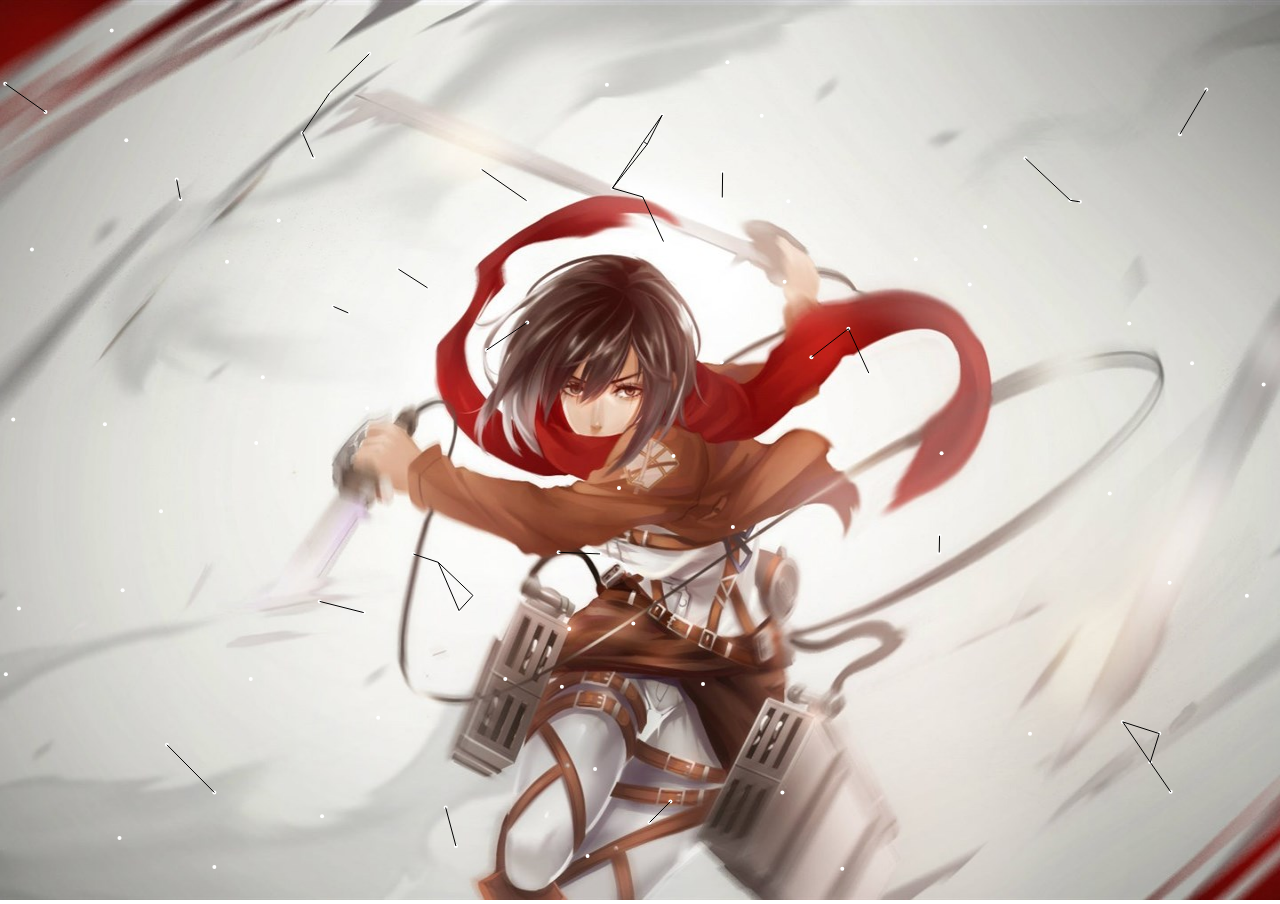
<file: 2.background/04_line.html>
<!DOCTYPE html>
<html lang="en">

<head>
    <meta charset="UTF-8">
    <meta http-equiv="X-UA-Compatible" content="IE=edge">
    <meta name="viewport" content="width=device-width, initial-scale=1.0">
    <title>Document</title>
</head>
<style>
    * {
        margin: 0;
        padding: 0;
    }

    html,
    body {
        height: 100%;
        width: 100%;
    }

    #canvas {
        background-image: url("images/bg.jpg");
        background-repeat: no-repeat;
        background-position: center;
        background-size: 100% 100%;
    }
</style>

<body>
    <canvas id="canvas"></canvas>
</body>
<script>
    /** @type {HTMLCanvasElement} */
    let canvas = document.getElementById("canvas")
    let ctx = canvas.getContext("2d")

    //获取当前窗口的宽高
    let aw = document.body.clientWidth
    let ah = document.body.clientHeight
    //设置画布大小
    canvas.width = aw
    canvas.height = ah

    //设置填充颜色
    ctx.fillStyle = "white"
    //设置描边颜色
    ctx.strokeStyle = "white"
    //改变线宽
    ctx.lineWidth = 2

    //创建一个星星类
    function Star(ctx, x, y, r) {
        this.ctx = ctx
        this.x = x
        this.y = y
        this.r = r
        this.speedX = Math.random() * 3 * Math.pow(-1, Math.round(Math.random()))
        this.speedY = Math.random() * 3 * Math.pow(-1, Math.round(Math.random()))
    }

    //定义一个渲染星星的方法
    Star.prototype.renderStar = function () {
        this.ctx.beginPath()
        this.ctx.arc(this.x, this.y, this.r, 0, Math.PI * 2)
        this.ctx.fill()
        this.ctx.closePath()
    }
    //定义一个星星移动的方法
    Star.prototype.move = function () {
        this.x -= this.speedX
        this.y -= this.speedY
    }

    //清屏方法
    Star.prototype.clear = function () {
        this.ctx.clearRect(0, 0, aw, ah)
    }

    //定义一个检测边界的方法
    Star.prototype.check = function () {
        if (this.x <= 0 || this.x >= aw) {
            this.speedX *= -1
        }
        if (this.y <= 0 || this.y >= ah) {
            this.speedY *= -1
        }
    }

    //创建一个星星
    let star = new Star(ctx, Math.random() * aw, Math.random() * ah, 2)

    //创建一个数组来存储多个星星
    let starArr = []

    //创建100个星星
    for (let i = 0; i < 100; i++) {
        starArr.push(new Star(ctx, Math.random() * aw, Math.random() * ah, 2))
    }

    //定时器，星星的移动
    setInterval(function () {
        //清屏
        star.clear()

        starArr.forEach((val, idx, arr) => {
            //移动
            val.move()
            //检测边界
            val.check()
            //渲染
            val.renderStar()
        })

        //连线
        starArr.forEach((val, idx, arr) => {
            for (let i = idx + 1; i < starArr.length; i++) {
                if (Math.abs(val.x - starArr[i].x) < 50
                    && Math.abs(val.y - starArr[i].y) < 50) {
                    drawLine(val.x, val.y, starArr[i].x, starArr[i].y)
                }
            }
        })
    }, 30)

    //绘制线段的函数
    function drawLine(startX, startY, endX, endY) {
        ctx.beginPath()
        ctx.moveTo(startX, startY)
        ctx.lineTo(endX, endY)
        ctx.stroke()
        ctx.closePath()
    }

    //窗口改变事件
    window.onresize = function () {
        aw = document.body.clientWidth
        ah = document.body.clientHeight
        canvas.width = aw
        canvas.height = ah
        ctx.fillStyle = "white"
    }
</script>

</html>
</file>
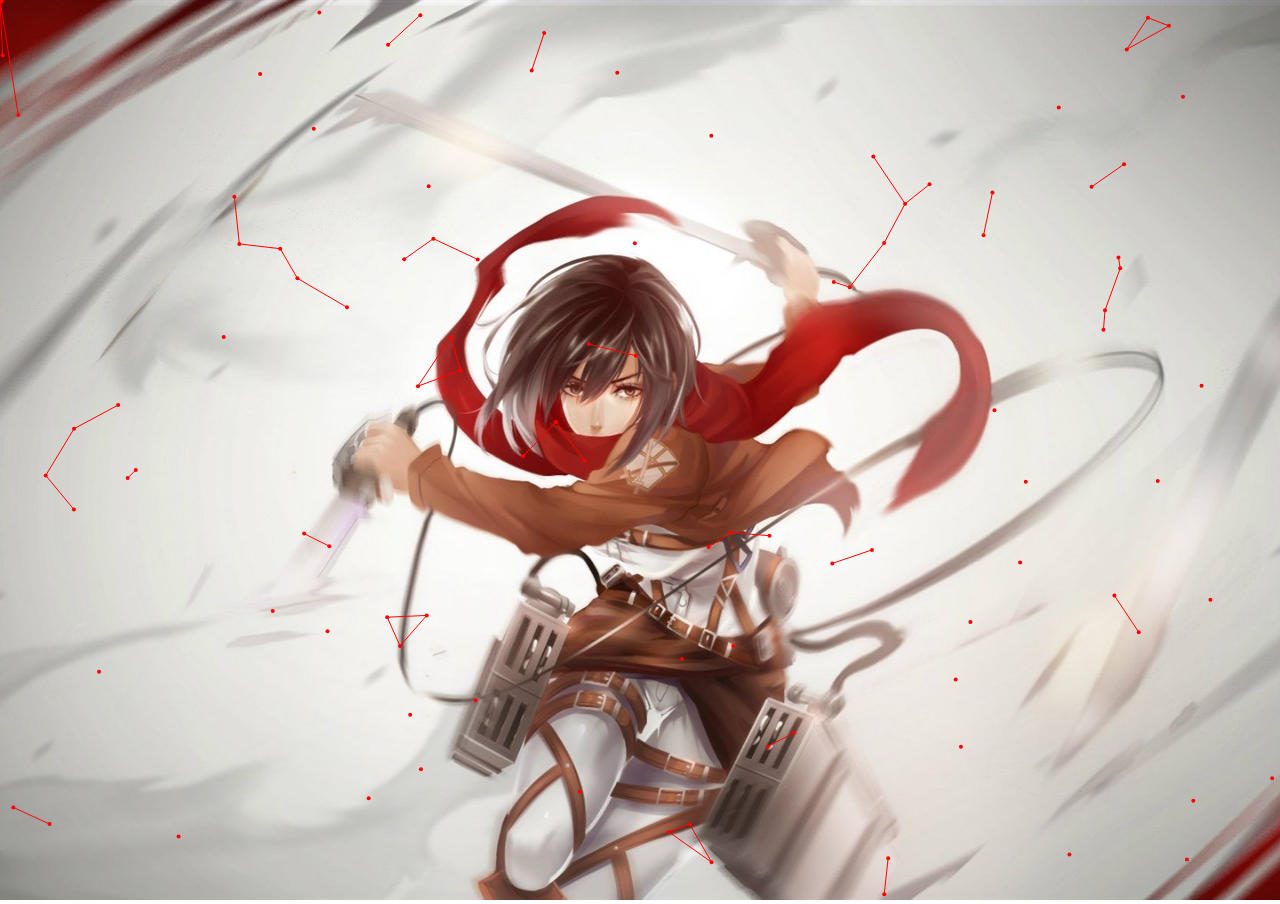
<file: 2.background/05_index.html>
<!DOCTYPE html>
<html lang="en">

<head>
    <meta charset="UTF-8">
    <meta http-equiv="X-UA-Compatible" content="IE=edge">
    <meta name="viewport" content="width=device-width, initial-scale=1.0">
    <title>Document</title>
</head>
<style>
    * {
        margin: 0;
        padding: 0;
    }

    html,
    body {
        height: 100%;
        width: 100%;
    }

    #canvas {
        background-image: url("images/bg.jpg");
        background-repeat: no-repeat;
        background-position: center;
        background-size: 100% 100%;
    }
</style>

<body>
    <canvas id="canvas"></canvas>
</body>
<script>
    //参数设置
    let totalStar = 100     //原始星星数
    let clickStarCnt = 5    //单击生成星星数
    let starColor = 'red'   //星星颜色
    let starSize = 2        //星星大小
    let lineColor = 'red'   //连线颜色
    let lineWidth = 1       //连线宽度

    /** @type {HTMLCanvasElement} */
    let canvas = document.getElementById("canvas")
    let ctx = canvas.getContext("2d")

    //获取当前窗口的宽高
    let aw = document.body.clientWidth
    let ah = document.body.clientHeight
    //设置画布大小
    canvas.width = aw
    canvas.height = ah




    //创建一个星星类
    function Star(ctx, x, y, r) {
        this.ctx = ctx
        this.x = x
        this.y = y
        this.r = r
        this.speedX = Math.random() * 3 * Math.pow(-1, Math.round(Math.random()))
        this.speedY = Math.random() * 3 * Math.pow(-1, Math.round(Math.random()))
    }

    //定义一个渲染星星的方法
    Star.prototype.renderStar = function () {
        //设置填充颜色
        this.ctx.fillStyle = starColor
        this.ctx.beginPath()
        this.ctx.arc(this.x, this.y, this.r, 0, Math.PI * 2)
        this.ctx.fill()
        this.ctx.closePath()
    }
    //定义一个星星移动的方法
    Star.prototype.move = function () {
        this.x -= this.speedX
        this.y -= this.speedY
    }

    //清屏方法
    Star.prototype.clear = function () {
        this.ctx.clearRect(0, 0, aw, ah)
    }

    //定义一个检测边界的方法
    Star.prototype.check = function () {
        if (this.x <= 0 || this.x >= aw) {
            this.speedX *= -1
        }
        if (this.y <= 0 || this.y >= ah) {
            this.speedY *= -1
        }
    }

    //创建一个星星
    let star = new Star(ctx, Math.random() * aw, Math.random() * ah, starSize)

    //创建跟随鼠标移动的星星
    let mouseStar = new Star(ctx, 0, 0, starSize + 2)
    //设置鼠标移动事件
    window.onmousemove = function (e) {
        let x = e.clientX
        let y = e.clientY

        mouseStar.x = x
        mouseStar.y = y
    }

    //创建一个数组来存储多个星星
    let starArr = []

    //创建100个星星
    for (let i = 0; i < totalStar; i++) {
        starArr.push(new Star(ctx, Math.random() * aw, Math.random() * ah, starSize))
    }

    //定时器，星星的移动
    setInterval(function () {
        //清屏
        star.clear()

        //渲染鼠标移动的星星
        mouseStar.renderStar()

        starArr.forEach((val, idx, arr) => {
            //移动
            val.move()
            //检测边界
            val.check()
            //渲染
            val.renderStar()
        })

        //连线
        starArr.forEach((val, idx, arr) => {
            //比较星系
            for (let i = idx + 1; i < starArr.length; i++) {
                if (Math.abs(val.x - starArr[i].x) < 50
                    && Math.abs(val.y - starArr[i].y) < 50) {
                    drawLine(val.x, val.y, starArr[i].x, starArr[i].y)
                }
            }
            //比较鼠标移动星星
            if (Math.abs(val.x - mouseStar.x) < 150
                && Math.abs(val.y - mouseStar.y) < 150) {
                drawLine(val.x, val.y, mouseStar.x, mouseStar.y)
            }
        })
    }, 30)

    //点击画布，生成多个星星
    window.onclick = function (e) {
        let x = e.clientX
        let y = e.clientY

        for (let i = 0; i < clickStarCnt; i++) {
            starArr.push(new Star(ctx, x, y, starSize))
            starArr.shift(clickStarCnt)
        }
    }

    //绘制线段的函数
    function drawLine(startX, startY, endX, endY) {
        //设置描边颜色
        ctx.strokeStyle = lineColor
        //改变线宽
        ctx.lineWidth = lineWidth
        ctx.beginPath()
        ctx.moveTo(startX, startY)
        ctx.lineTo(endX, endY)
        ctx.stroke()
        ctx.closePath()
    }

    //窗口改变事件
    window.onresize = function () {
        aw = document.body.clientWidth
        ah = document.body.clientHeight
        canvas.width = aw
        canvas.height = ah
    }
</script>

</html>
</file>
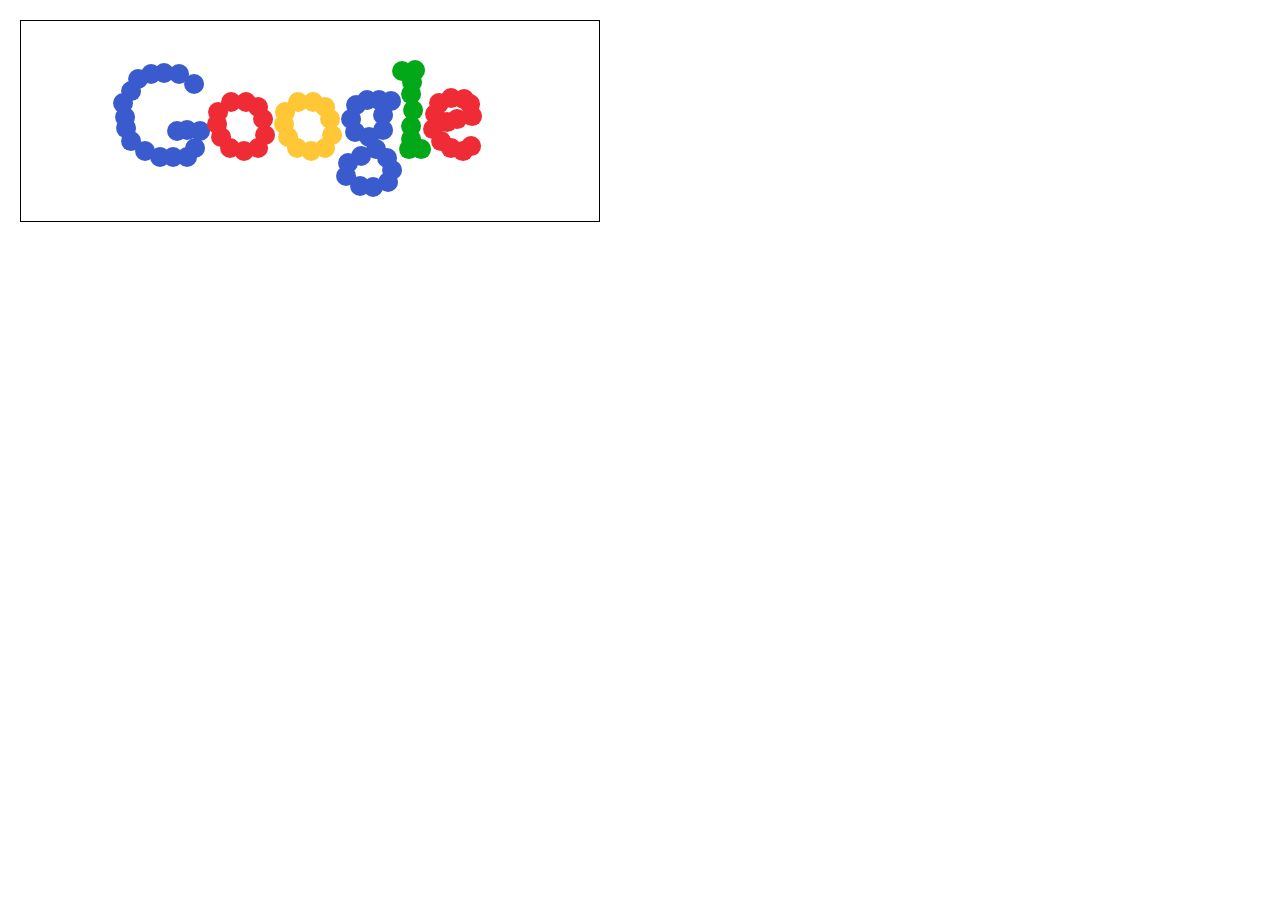
<file: 7.google/cankao.html>
<!DOCTYPE HTML>
<html>


<head>
    <style>
        body {
            margin: 0px;
            padding: 0px;
        }

        canvas {
            cursor: pointer;
            border: 1px solid black;
            margin: 20px 20px 20px 20px;
        }
    </style>
    </head>


<body>
    <canvas id="myCanvas" width="578" height="200"></canvas>
    
    <script>
        window.requestAnimFrame = (function (callback) {
            return window.requestAnimationFrame || window.webkitRequestAnimationFrame || window.mozRequestAnimationFrame || window.oRequestAnimationFrame || window.msRequestAnimationFrame ||
                function (callback) {
                    window.setTimeout(callback, 1000 / 60);
                };
        })();

        function initBalls() {
            balls = [];

            var blue = '#3A5BCD';
            var red = '#EF2B36';
            var yellow = '#FFC636';
            var green = '#02A817';

            // G
            balls.push(new Ball(173, 63, 0, 0, blue));
            balls.push(new Ball(158, 53, 0, 0, blue));
            balls.push(new Ball(143, 52, 0, 0, blue));
            balls.push(new Ball(130, 53, 0, 0, blue));
            balls.push(new Ball(117, 58, 0, 0, blue));
            balls.push(new Ball(110, 70, 0, 0, blue));
            balls.push(new Ball(102, 82, 0, 0, blue));
            balls.push(new Ball(104, 96, 0, 0, blue));
            balls.push(new Ball(105, 107, 0, 0, blue));
            balls.push(new Ball(110, 120, 0, 0, blue));
            balls.push(new Ball(124, 130, 0, 0, blue));
            balls.push(new Ball(139, 136, 0, 0, blue));
            balls.push(new Ball(152, 136, 0, 0, blue));
            balls.push(new Ball(166, 136, 0, 0, blue));
            balls.push(new Ball(174, 127, 0, 0, blue));
            balls.push(new Ball(179, 110, 0, 0, blue));
            balls.push(new Ball(166, 109, 0, 0, blue));
            balls.push(new Ball(156, 110, 0, 0, blue));

            // O
            balls.push(new Ball(210, 81, 0, 0, red));
            balls.push(new Ball(197, 91, 0, 0, red));
            balls.push(new Ball(196, 103, 0, 0, red));
            balls.push(new Ball(200, 116, 0, 0, red));
            balls.push(new Ball(209, 127, 0, 0, red));
            balls.push(new Ball(223, 130, 0, 0, red));
            balls.push(new Ball(237, 127, 0, 0, red));
            balls.push(new Ball(244, 114, 0, 0, red));
            balls.push(new Ball(242, 98, 0, 0, red));
            balls.push(new Ball(237, 86, 0, 0, red));
            balls.push(new Ball(225, 81, 0, 0, red));

            // O
            var oOffset = 67;
            balls.push(new Ball(oOffset + 210, 81, 0, 0, yellow));
            balls.push(new Ball(oOffset + 197, 91, 0, 0, yellow));
            balls.push(new Ball(oOffset + 196, 103, 0, 0, yellow));
            balls.push(new Ball(oOffset + 200, 116, 0, 0, yellow));
            balls.push(new Ball(oOffset + 209, 127, 0, 0, yellow));
            balls.push(new Ball(oOffset + 223, 130, 0, 0, yellow));
            balls.push(new Ball(oOffset + 237, 127, 0, 0, yellow));
            balls.push(new Ball(oOffset + 244, 114, 0, 0, yellow));
            balls.push(new Ball(oOffset + 242, 98, 0, 0, yellow));
            balls.push(new Ball(oOffset + 237, 86, 0, 0, yellow));
            balls.push(new Ball(oOffset + 225, 81, 0, 0, yellow));

            // G
            balls.push(new Ball(370, 80, 0, 0, blue));
            balls.push(new Ball(358, 79, 0, 0, blue));
            balls.push(new Ball(346, 79, 0, 0, blue));
            balls.push(new Ball(335, 84, 0, 0, blue));
            balls.push(new Ball(330, 98, 0, 0, blue));
            balls.push(new Ball(334, 111, 0, 0, blue));
            balls.push(new Ball(348, 116, 0, 0, blue));
            balls.push(new Ball(362, 109, 0, 0, blue));
            balls.push(new Ball(362, 94, 0, 0, blue));
            balls.push(new Ball(355, 128, 0, 0, blue));
            balls.push(new Ball(340, 135, 0, 0, blue));
            balls.push(new Ball(327, 142, 0, 0, blue));
            balls.push(new Ball(325, 155, 0, 0, blue));
            balls.push(new Ball(339, 165, 0, 0, blue));
            balls.push(new Ball(352, 166, 0, 0, blue));
            balls.push(new Ball(367, 161, 0, 0, blue));
            balls.push(new Ball(371, 149, 0, 0, blue));
            balls.push(new Ball(366, 137, 0, 0, blue));

            // L
            balls.push(new Ball(394, 49, 0, 0, green));
            balls.push(new Ball(381, 50, 0, 0, green));
            balls.push(new Ball(391, 61, 0, 0, green));
            balls.push(new Ball(390, 73, 0, 0, green));
            balls.push(new Ball(392, 89, 0, 0, green));
            balls.push(new Ball(390, 105, 0, 0, green));
            balls.push(new Ball(390, 118, 0, 0, green));
            balls.push(new Ball(388, 128, 0, 0, green));
            balls.push(new Ball(400, 128, 0, 0, green));

            // E
            balls.push(new Ball(426, 101, 0, 0, red));
            balls.push(new Ball(436, 98, 0, 0, red));
            balls.push(new Ball(451, 95, 0, 0, red));
            balls.push(new Ball(449, 83, 0, 0, red));
            balls.push(new Ball(443, 78, 0, 0, red));
            balls.push(new Ball(430, 77, 0, 0, red));
            balls.push(new Ball(418, 82, 0, 0, red));
            balls.push(new Ball(414, 93, 0, 0, red));
            balls.push(new Ball(412, 108, 0, 0, red));
            balls.push(new Ball(420, 120, 0, 0, red));
            balls.push(new Ball(430, 127, 0, 0, red));
            balls.push(new Ball(442, 130, 0, 0, red));
            balls.push(new Ball(450, 125, 0, 0, red));

            return balls;
        }
        function getMousePos(canvas, evt) {
            // get canvas position
            var obj = canvas;
            var top = 0;
            var left = 0;
            while (obj.tagName != 'BODY') {
                top += obj.offsetTop;
                left += obj.offsetLeft;
                obj = obj.offsetParent;
            }

            // return relative mouse position
            var mouseX = evt.clientX - left + window.pageXOffset;
            var mouseY = evt.clientY - top + window.pageYOffset;
            return {
                x: mouseX,
                y: mouseY
            };
        }
        function updateBalls(canvas, balls, timeDiff, mousePos) {
            var context = canvas.getContext('2d');
            var collisionDamper = 0.3;
            var floorFriction = 0.0005 * timeDiff;
            var mouseForceMultiplier = 1 * timeDiff;
            var restoreForce = 0.002 * timeDiff;

            for (var n = 0; n < balls.length; n++) {
                var ball = balls[n];
                // set ball position based on velocity
                ball.y += ball.vy;
                ball.x += ball.vx;

                // restore forces
                if (ball.x > ball.origX) {
                    ball.vx -= restoreForce;
                }
                else {
                    ball.vx += restoreForce;
                }
                if (ball.y > ball.origY) {
                    ball.vy -= restoreForce;
                }
                else {
                    ball.vy += restoreForce;
                }

                // mouse forces
                var mouseX = mousePos.x;
                var mouseY = mousePos.y;

                var distX = ball.x - mouseX;
                var distY = ball.y - mouseY;

                var radius = Math.sqrt(Math.pow(distX, 2) + Math.pow(distY, 2));

                var totalDist = Math.abs(distX) + Math.abs(distY);

                var forceX = (Math.abs(distX) / totalDist) * (1 / radius) * mouseForceMultiplier;
                var forceY = (Math.abs(distY) / totalDist) * (1 / radius) * mouseForceMultiplier;

                if (distX > 0) {// mouse is left of ball
                    ball.vx += forceX;
                }
                else {
                    ball.vx -= forceX;
                }
                if (distY > 0) {// mouse is on top of ball
                    ball.vy += forceY;
                }
                else {
                    ball.vy -= forceY;
                }

                // floor friction
                if (ball.vx > 0) {
                    ball.vx -= floorFriction;
                }
                else if (ball.vx < 0) {
                    ball.vx += floorFriction;
                }
                if (ball.vy > 0) {
                    ball.vy -= floorFriction;
                }
                else if (ball.vy < 0) {
                    ball.vy += floorFriction;
                }

                // floor condition
                if (ball.y > (canvas.height - ball.radius)) {
                    ball.y = canvas.height - ball.radius - 2;
                    ball.vy *= -1;
                    ball.vy *= (1 - collisionDamper);
                }

                // ceiling condition
                if (ball.y < (ball.radius)) {
                    ball.y = ball.radius + 2;
                    ball.vy *= -1;
                    ball.vy *= (1 - collisionDamper);
                }

                // right wall condition
                if (ball.x > (canvas.width - ball.radius)) {
                    ball.x = canvas.width - ball.radius - 2;
                    ball.vx *= -1;
                    ball.vx *= (1 - collisionDamper);
                }

                // left wall condition
                if (ball.x < (ball.radius)) {
                    ball.x = ball.radius + 2;
                    ball.vx *= -1;
                    ball.vx *= (1 - collisionDamper);
                }
            }
        }
        function Ball(x, y, vx, vy, color) {
            this.x = x;
            this.y = y;
            this.vx = vx;
            this.vy = vy;
            this.color = color;
            this.origX = x;
            this.origY = y;
            this.radius = 10;
        }
        function animate(canvas, balls, lastTime, mousePos) {
            var context = canvas.getContext('2d');

            // update
            var date = new Date();
            var time = date.getTime();
            var timeDiff = time - lastTime;
            updateBalls(canvas, balls, timeDiff, mousePos);
            lastTime = time;

            // clear
            context.clearRect(0, 0, canvas.width, canvas.height);

            // render
            for (var n = 0; n < balls.length; n++) {
                var ball = balls[n];
                context.beginPath();
                context.arc(ball.x, ball.y, ball.radius, 0, 2 * Math.PI, false);
                context.fillStyle = ball.color;
                context.fill();
            }

            // request new frame
            requestAnimFrame(function () {
                animate(canvas, balls, lastTime, mousePos);
            });
        }
        var canvas = document.getElementById('myCanvas');
        var balls = initBalls();
        var date = new Date();
        var time = date.getTime();
        /*
         * set mouse position really far away
         * so the mouse forces are nearly obsolete
         */
        var mousePos = {
            x: 9999,
            y: 9999
        };

        canvas.addEventListener('mousemove', function (evt) {
            var pos = getMousePos(canvas, evt);
            mousePos.x = pos.x;
            mousePos.y = pos.y;
        });

        canvas.addEventListener('mouseout', function (evt) {
            mousePos.x = 9999;
            mousePos.y = 9999;
        });
        animate(canvas, balls, time, mousePos);

    </script>
    
</body>

</html>
</file>
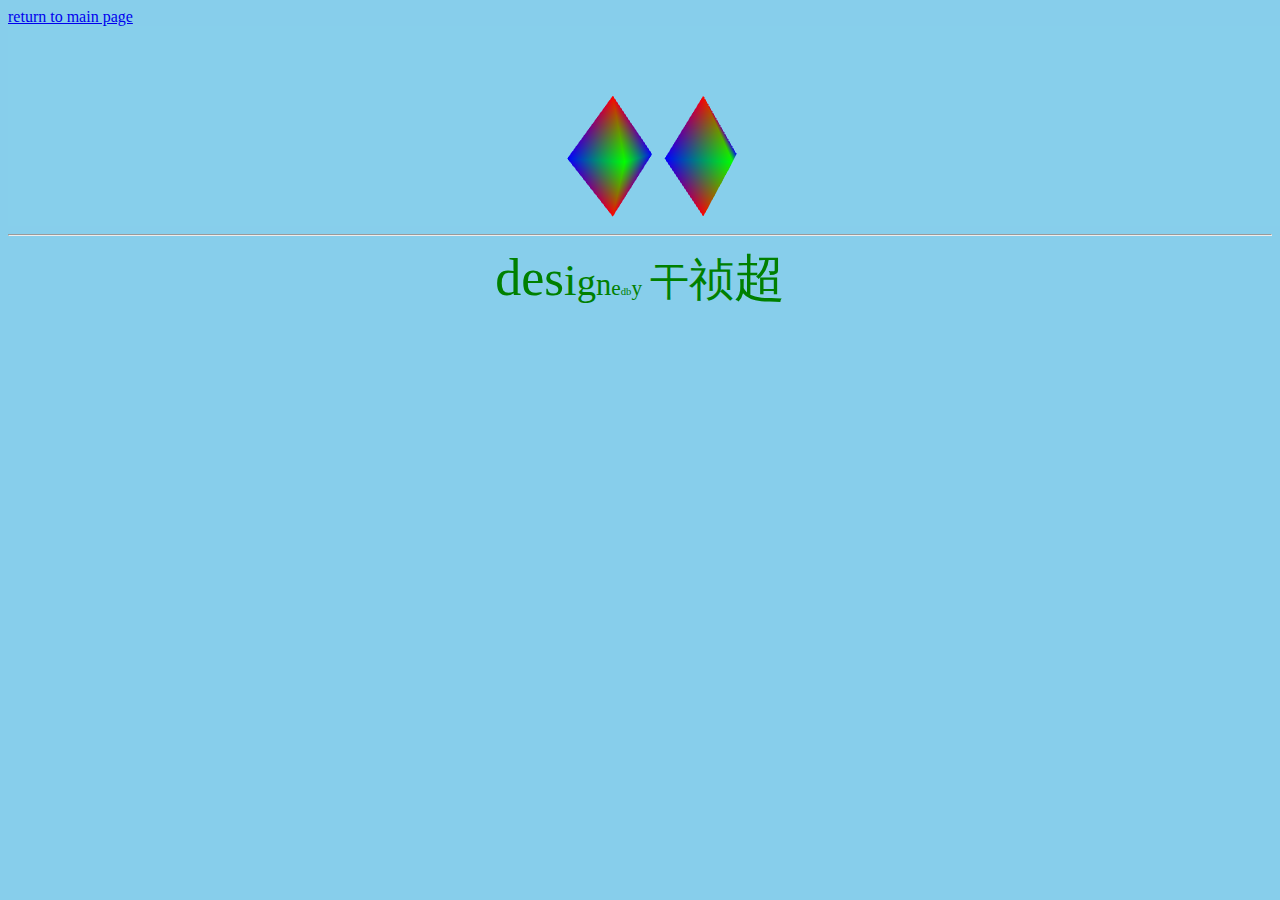
<file: 8.ball_shoot/author.html>
<html>

<head>
<title>干祯超-泡泡龙</title>
<html><head><meta http-equiv="Content-Type" content="text/html; charset=UTF-8">

<script type="text/javascript" src="Oak3D_v_0_5_8.js"></script>
<script id="shader-fs" type="x-shader/x-fragment">

    precision mediump float;


    varying vec4 vColor;

    void main(void) {
        gl_FragColor = vColor;
    }
</script>

<script id="shader-vs" type="x-shader/x-vertex">
    attribute vec3 aVertexPosition;
    attribute vec4 aVertexColor;

    uniform mat4 uMVMatrix;
    uniform mat4 uPMatrix;

    varying vec4 vColor;

    void main(void) {
        gl_Position = uPMatrix * uMVMatrix * vec4(aVertexPosition, 1.0);
        vColor = aVertexColor;
    }
</script>


<script type="text/javascript">

    var gl;

    function initGL(canvas) {
        try {
            gl = canvas.getContext("experimental-webgl");
            gl.viewportWidth = canvas.width;
            gl.viewportHeight = canvas.height;
        } catch (e) {
        }
        if (!gl) {
            alert("Could not initialise WebGL, sorry :-(");
        }
    }


    function getShader(gl, id) {
        var shaderScript = document.getElementById(id);
        if (!shaderScript) {
            return null;
        }

        var str = "";
        var k = shaderScript.firstChild;
        while (k) {
            if (k.nodeType == 3) {
                str += k.textContent;
            }
            k = k.nextSibling;
        }

        var shader;
        if (shaderScript.type == "x-shader/x-fragment") {
            shader = gl.createShader(gl.FRAGMENT_SHADER);
        } else if (shaderScript.type == "x-shader/x-vertex") {
            shader = gl.createShader(gl.VERTEX_SHADER);
        } else {
            return null;
        }

        gl.shaderSource(shader, str);
        gl.compileShader(shader);

        if (!gl.getShaderParameter(shader, gl.COMPILE_STATUS)) {
            alert(gl.getShaderInfoLog(shader));
            return null;
        }

        return shader;
    }


    var shaderProgram;

    function initShaders() {
        var fragmentShader = getShader(gl, "shader-fs");
        var vertexShader = getShader(gl, "shader-vs");

        shaderProgram = gl.createProgram();
        gl.attachShader(shaderProgram, vertexShader);
        gl.attachShader(shaderProgram, fragmentShader);
        gl.linkProgram(shaderProgram);

        if (!gl.getProgramParameter(shaderProgram, gl.LINK_STATUS)) {
            alert("Could not initialise shaders");
        }

        gl.useProgram(shaderProgram);

        shaderProgram.vertexPositionAttribute = gl.getAttribLocation(shaderProgram, "aVertexPosition");
        gl.enableVertexAttribArray(shaderProgram.vertexPositionAttribute);

        shaderProgram.vertexColorAttribute = gl.getAttribLocation(shaderProgram, "aVertexColor");
        gl.enableVertexAttribArray(shaderProgram.vertexColorAttribute);

        shaderProgram.pMatrixUniform = gl.getUniformLocation(shaderProgram, "uPMatrix");
        shaderProgram.mvMatrixUniform = gl.getUniformLocation(shaderProgram, "uMVMatrix");
    }


    var mvMatrix ;
    var mvMatrixStack = [];
    var pMatrix ;

    function mvPushMatrix() {
        var copy = new okMat4();
        mvMatrix.clone(copy);
        mvMatrixStack.push(copy);
    }

    function mvPopMatrix() {
        if (mvMatrixStack.length == 0) {
            throw "Invalid popMatrix!";
        }
        mvMatrix = mvMatrixStack.pop();
    }


    function setMatrixUniforms() {
        gl.uniformMatrix4fv(shaderProgram.pMatrixUniform, false, pMatrix.toArray());
        gl.uniformMatrix4fv(shaderProgram.mvMatrixUniform, false, mvMatrix.toArray());
    }



    var pyramidVertexPositionBuffer;
    var pyramidVertexColorBuffer;

    function initBuffers() {
        pyramidVertexPositionBuffer = gl.createBuffer();
        gl.bindBuffer(gl.ARRAY_BUFFER, pyramidVertexPositionBuffer);
        var vertices = [
            // Front face
             0.0,  1.0,  0.0,
            -1.0, -1.0,  1.0,
             1.0, -1.0,  1.0,

            // Right face
             0.0,  1.0,  0.0,
             1.0, -1.0,  1.0,
             1.0, -1.0, -1.0,

            // Back face
             0.0,  1.0,  0.0,
             1.0, -1.0, -1.0,
            -1.0, -1.0, -1.0,

            // Left face
             0.0,  1.0,  0.0,
            -1.0, -1.0, -1.0,
            -1.0, -1.0,  1.0,
			
			 0.0,  -3.0, 0.0,
            -1.0, -1.0,  1.0,
             1.0, -1.0,  1.0,
			 
			 0.0,  -3.0, 0.0,
             1.0, -1.0,  1.0,
             1.0, -1.0, -1.0,
			 
			 0.0,  -3.0, 0.0,
             1.0, -1.0, -1.0,
            -1.0, -1.0, -1.0,
			
			 0.0,  -3.0, 0.0,
            -1.0, -1.0, -1.0,
            -1.0, -1.0,  1.0
        ];
        gl.bufferData(gl.ARRAY_BUFFER, new Float32Array(vertices), gl.STATIC_DRAW);
        pyramidVertexPositionBuffer.itemSize = 3;
        pyramidVertexPositionBuffer.numItems = 24;

        pyramidVertexColorBuffer = gl.createBuffer();
        gl.bindBuffer(gl.ARRAY_BUFFER, pyramidVertexColorBuffer);
        var colors = [
            // Front face
            1.0, 0.0, 0.0, 1.0,
            0.0, 1.0, 0.0, 1.0,
            0.0, 0.0, 1.0, 1.0,

            // Right face
            1.0, 0.0, 0.0, 1.0,
            0.0, 0.0, 1.0, 1.0,
            0.0, 1.0, 0.0, 1.0,

            // Back face
            1.0, 0.0, 0.0, 1.0,
            0.0, 1.0, 0.0, 1.0,
            0.0, 0.0, 1.0, 1.0,

            // Left face
            1.0, 0.0, 0.0, 1.0,
            0.0, 0.0, 1.0, 1.0,
            0.0, 1.0, 0.0, 1.0,
			
            // Front face
            1.0, 0.0, 0.0, 1.0,
            0.0, 1.0, 0.0, 1.0,
            0.0, 0.0, 1.0, 1.0,

            // Right face
            1.0, 0.0, 0.0, 1.0,
            0.0, 0.0, 1.0, 1.0,
            0.0, 1.0, 0.0, 1.0,

            // Back face
            1.0, 0.0, 0.0, 1.0,
            0.0, 1.0, 0.0, 1.0,
            0.0, 0.0, 1.0, 1.0,

            // Left face
            1.0, 0.0, 0.0, 1.0,
            0.0, 0.0, 1.0, 1.0,
            0.0, 1.0, 0.0, 1.0
			
        ];
        gl.bufferData(gl.ARRAY_BUFFER, new Float32Array(colors), gl.STATIC_DRAW);
        pyramidVertexColorBuffer.itemSize = 4;
        pyramidVertexColorBuffer.numItems = 24;
    }


    var rPyramid = 0;

    function drawScene() {
        gl.viewport(0, 0, gl.viewportWidth, gl.viewportHeight);
        gl.clear(gl.COLOR_BUFFER_BIT | gl.DEPTH_BUFFER_BIT);

        pMatrix = okMat4Proj(45, gl.viewportWidth / gl.viewportHeight, 0.1, 100.0);
	
        mvMatrix = okMat4Trans(-1.5, 0.0, -8.0);

        mvPushMatrix();
        mvMatrix.rotY(OAK.SPACE_LOCAL, rPyramid, true);

        gl.bindBuffer(gl.ARRAY_BUFFER, pyramidVertexPositionBuffer);
        gl.vertexAttribPointer(shaderProgram.vertexPositionAttribute, pyramidVertexPositionBuffer.itemSize, gl.FLOAT, false, 0, 0);

        gl.bindBuffer(gl.ARRAY_BUFFER, pyramidVertexColorBuffer);
        gl.vertexAttribPointer(shaderProgram.vertexColorAttribute, pyramidVertexColorBuffer.itemSize, gl.FLOAT, false, 0, 0);

        setMatrixUniforms();
        gl.drawArrays(gl.TRIANGLES, 0, pyramidVertexPositionBuffer.numItems);

        mvPopMatrix();

		mvMatrix = okMat4Trans(1.5, 0.0, -8.0);
		mvPushMatrix();
        mvMatrix.rotY(OAK.SPACE_LOCAL, rPyramid, true);

        gl.bindBuffer(gl.ARRAY_BUFFER, pyramidVertexPositionBuffer);
        gl.vertexAttribPointer(shaderProgram.vertexPositionAttribute, pyramidVertexPositionBuffer.itemSize, gl.FLOAT, false, 0, 0);

        gl.bindBuffer(gl.ARRAY_BUFFER, pyramidVertexColorBuffer);
        gl.vertexAttribPointer(shaderProgram.vertexColorAttribute, pyramidVertexColorBuffer.itemSize, gl.FLOAT, false, 0, 0);

        setMatrixUniforms();
        gl.drawArrays(gl.TRIANGLES, 0, pyramidVertexPositionBuffer.numItems);

        mvPopMatrix();
    }


    var lastTime = 0;

    function animate() {
        var timeNow = new Date().getTime();
        if (lastTime != 0) {
            var elapsed = timeNow - lastTime;

            rPyramid += (90 * elapsed) / 1000.0;          
        }
        lastTime = timeNow;
    }


    function tick() {
        okRequestAnimationFrame(tick);
        drawScene();
        animate();
    }


    function webGLStart() {
        var canvas = document.getElementById("canvas");
        initGL(canvas);
        initShaders()
        initBuffers();

        gl.clearColor(0.53, 0.81, 0.92, 1.0);
        gl.enable(gl.DEPTH_TEST);

        tick();
    }

</script>

<script language="JavaScript">

function nextSize(i,incMethod,textLength)//返回字体大小
{
if (incMethod == 1) return (40*Math.abs( Math.sin(i/(textLength/3.14))) ); //返回第i个字的字体的大小，字体按照正弦曲线变化

}

function sizeCycle(text,method,dis)
{
output = "";//定义变量，赋值为空
for (i = 0; i < text.length; i++)//循环所有的文字
{
size = parseInt(nextSize(i +dis,method,text.length));//获得第i+dis的字的字体的大小
output += "<font color=green style='font-size: "+size +"pt'>" +text.substring(i,i+1)+ "</font>";//生成显示的字符串
}
theDiv.innerHTML = output;//输出字符串
}

function doWave(n) 
{   
theStr ="designed by 干祯超";//设定待显示的文字
                 
sizeCycle(theStr,1,n);//调用sizeCycle函数
if (n > theStr.length) {n=0}
setTimeout("doWave(" + (n+1) + ")", 100);//每隔0.5毫秒调用一次doWave函数
}
</script>

</head>


<body bgcolor="skyblue"  onload="webGLStart();onload=doWave(0);">
	<a href="index.html">return to main page</a>
    <canvas id="canvas" style="border: none;" width="1300" height="200"></canvas>
	<hr>
	<div align = "center" ID="theDiv"></div>
</body>

</html>
</file>
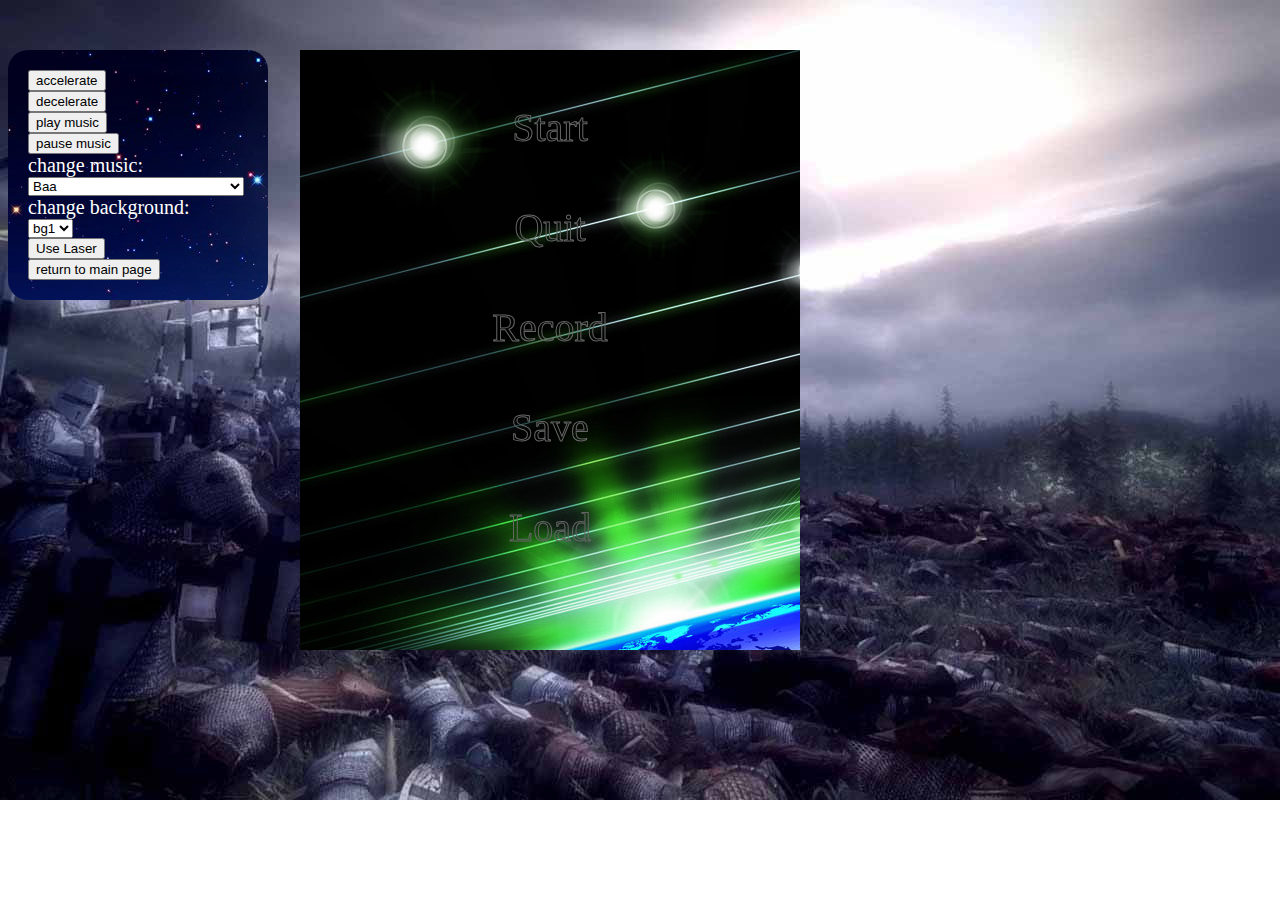
<file: 8.ball_shoot/paopaolong.html>
<!doctype html>
<html lang="en">
<head>
<meta charset="UTF-8">
<title>������-������ </title>
<link rel="stylesheet" type="text/css" href="my.css">
<script src="modernizr-1.6.min.js"></script>
<script src="my.js"></script> 
</head>
<body>
<div style="position: absolute; top: 50px; left: 300px;">
<canvas id="canvasOne" width="500" height="600">
 Your browser does not support HTML 5 Canvas. 
</canvas>
</div>
<div style="position: absolute; top: 50px; left: 800px;">
<canvas id="canvasTwo" width="400" height="600">
 Your browser does not support HTML 5 Canvas. 
</canvas>
</div>
<div id="a">
<form id = "form1" name = "form1">
<input type = "button" value = "accelerate" onclick = "upspeed();"/></br> 
<input type = "button" value = "decelerate" onclick = "downspeed();"/></br> 
<input type = "button" value = "play music" onclick = "playSound();"></br> 
<input type = "button" value = "pause music" onclick = "pauseSound();"></br> 
	<div id="b">change music:</div>
	<!--���������б�-->
	<select name="musiclabel" id="musiclabel" onChange="changemusic();">
		<option selected>Baa</option>
		<option>Do You Ears Hang Low</option>
		<option>We Wish You A Merry Christmas</option>
		<option>kanong</option>
		<option>coward</option>
	</select>
	<div id="b">change background:</div>
	<!--���������б�-->
	<select name="backgroundlabel" id="backgroundlabel" onChange="changebackground();">
		<option selected>bg1</option>
		<option>bg2</option>
		<option>bg3</option>
		<option>bg4</option>
		<option>bg5</option>
	</select></br>
	<input type = "button" value = "Use Laser" onclick = "uselaser();"></br>
	<input type = "button" value = "return to main page" onclick = window.location.href="index.html";></br>
</form>
</div>
<audio id="sound1" loop>
  <source src = "music/Baa!Baa!Black Sheep.ogg" type=audio/ogg>
  <source src = "music/Baa!Baa!Black Sheep.mp3" type="audio/mpeg">
</audio>
<audio id="sound2" loop>
  <source src = "music/Do You Ears Hang Low.ogg" type=audio/ogg>
  <source src = "music/Do You Ears Hang Low.mp3" type="audio/mpeg">
</audio>
<audio id="sound3" loop>
  <source src = "music/We Wish You A Merry Christmas.ogg" type=audio/ogg>
  <source src = "music/We Wish You A Merry Christmas.mp3" type="audio/mpeg">
</audio>
<audio id="sound4" loop>
  <source src = "music/kanong.ogg" type=audio/ogg>
  <source src = "music/kanong.mp3" type="audio/mpeg"> 
</audio>
<audio id="sound5" loop>
  <source src = "music/coward.ogg" type=audio/ogg>
  <source src = "music/coward.mp3" type="audio/mpeg">
<audio id="bomb">
  <source src = "music/bomb.ogg" type=audio/ogg>
  <source src = "music/bomb.mp3" type="audio/mpeg">
</audio>
</body>
</html>
</file>
<file: 8.ball_shoot/my.css>
#a{
	position:absolute;
	top:50px;
	border:none;
	border-radius:20px;
	-moz-border-radius:20px;
	-o-border-radius:20px;
	-webkit-border-radius:20px;
	background-color:skyblue;
	padding:20px;
	width:220px;
	background-image:url("image/form.jpg");
}
#b{
	color:white;
	font-size:20px;
	fong-weight:bold;
	text-shadow:3px,3px,5px red;
}
body{
	background-image:url("image/bg.jpg");
	background-repeat:no-repeat;
}
</file>
